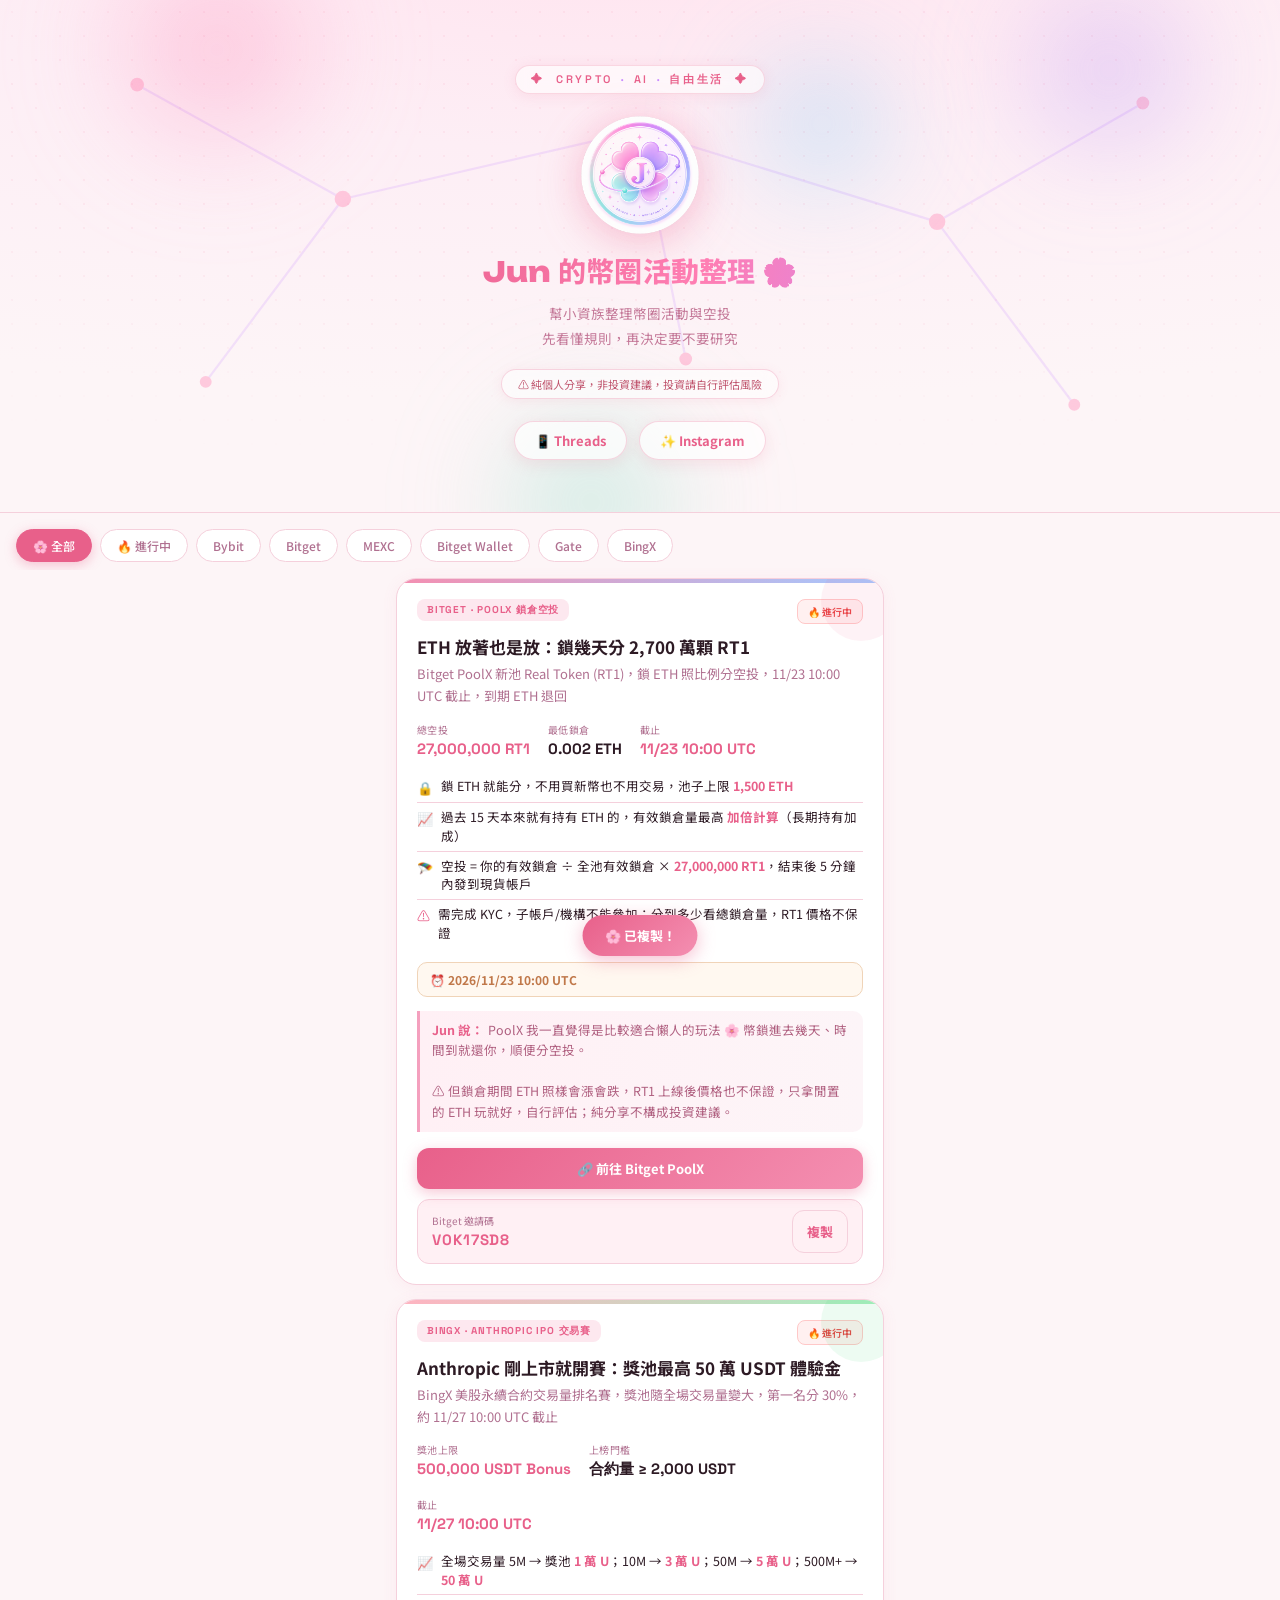
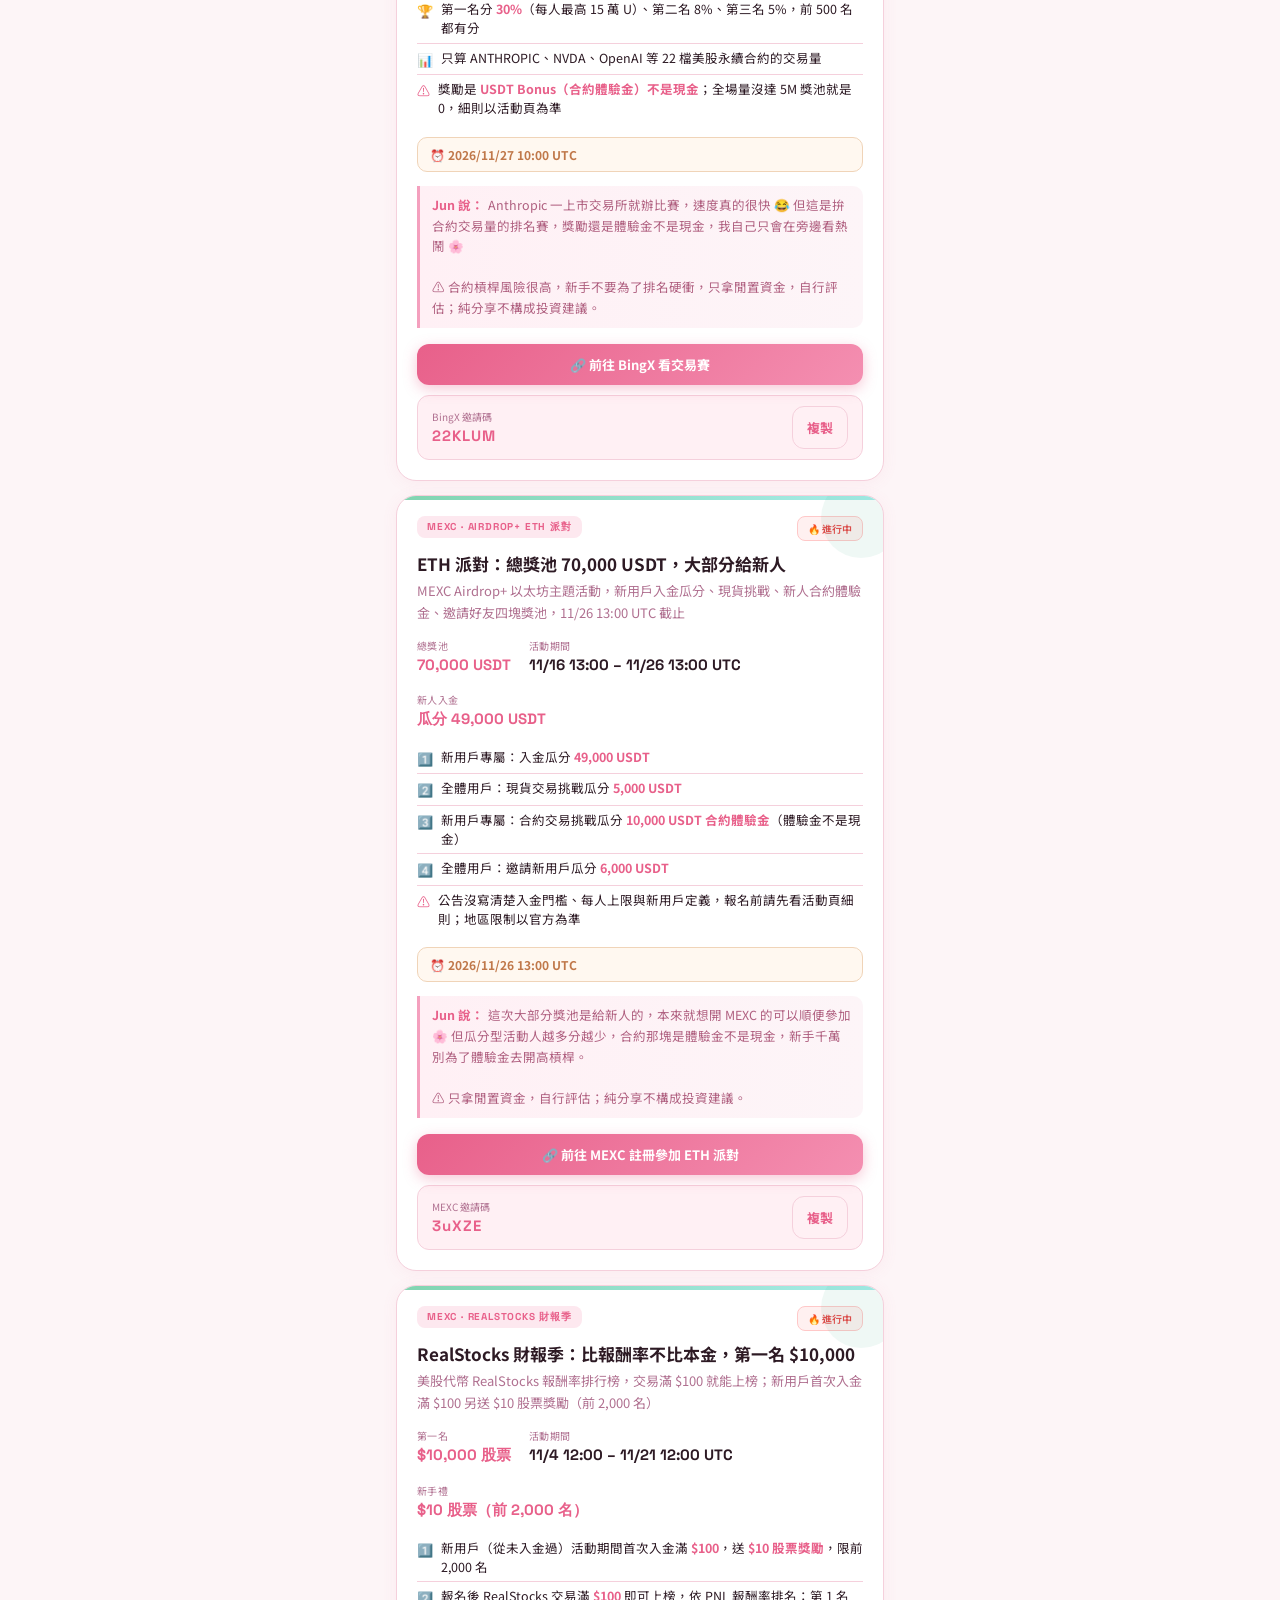
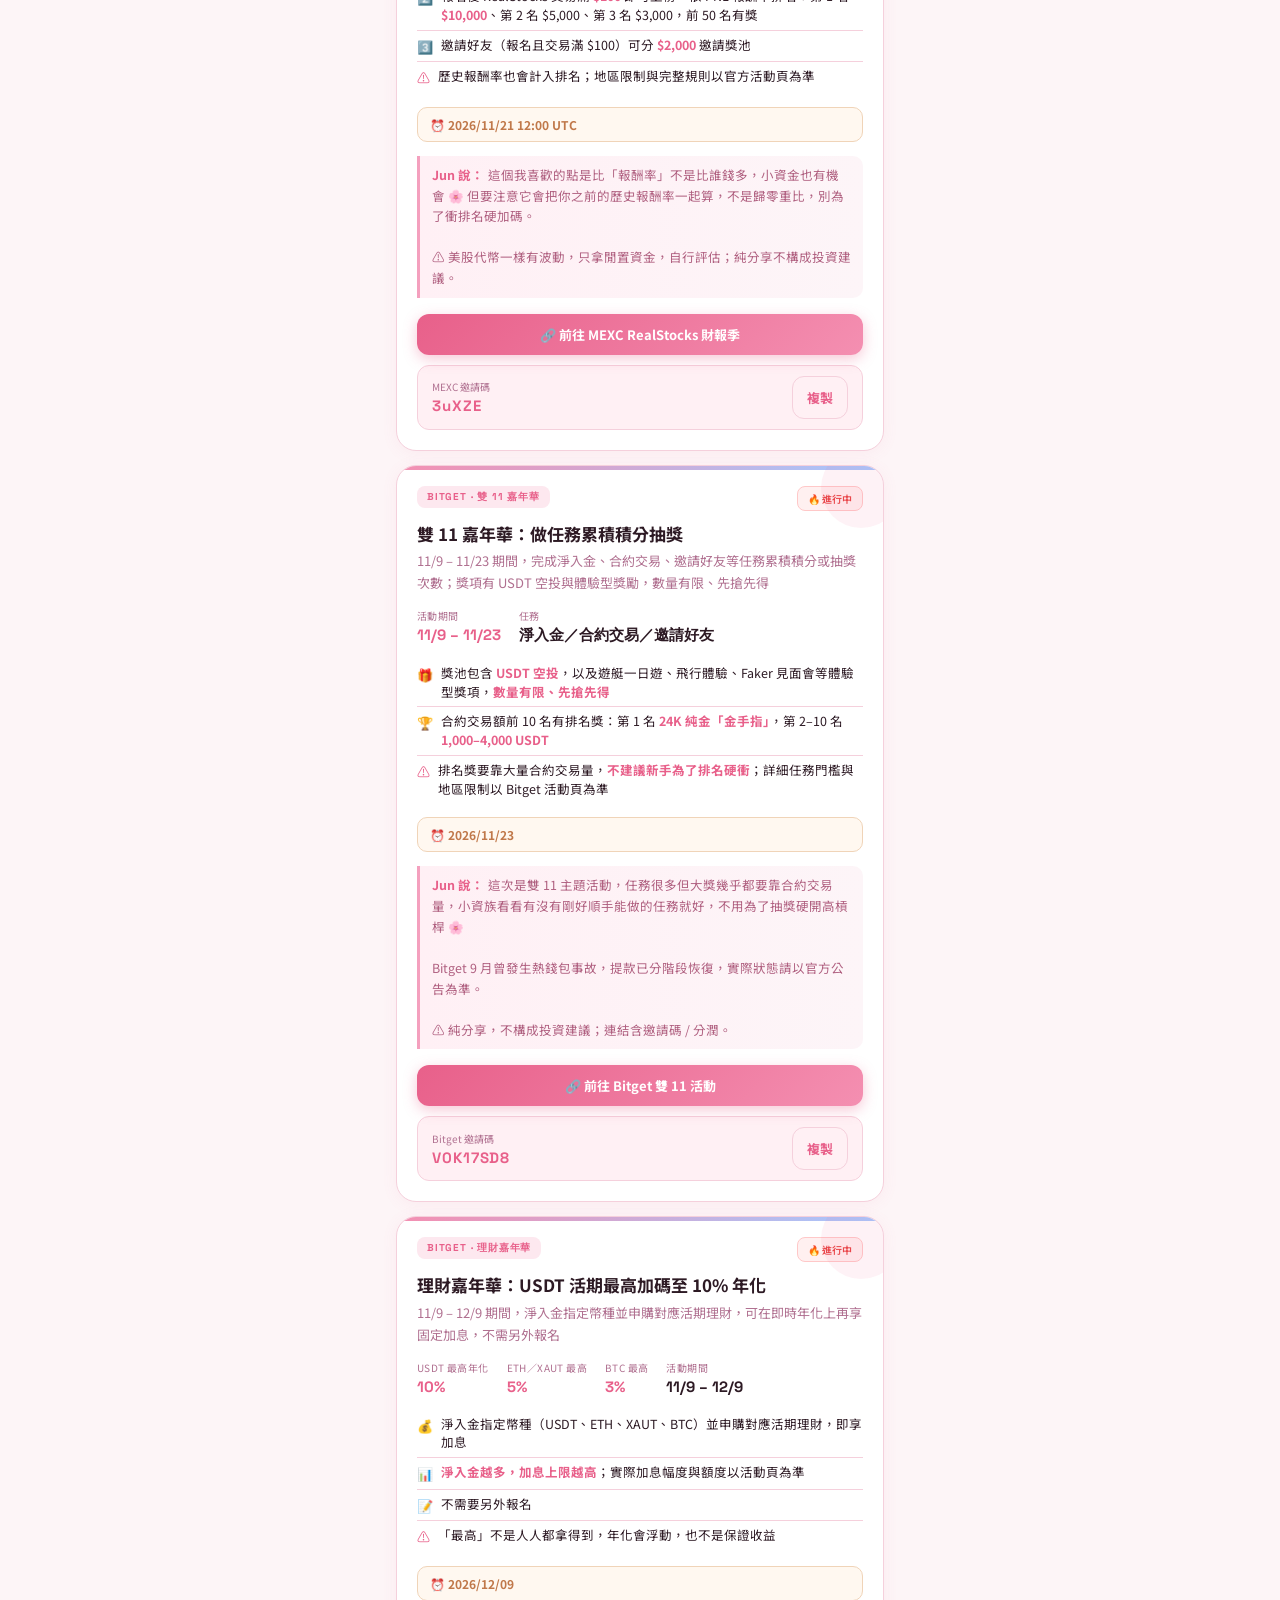
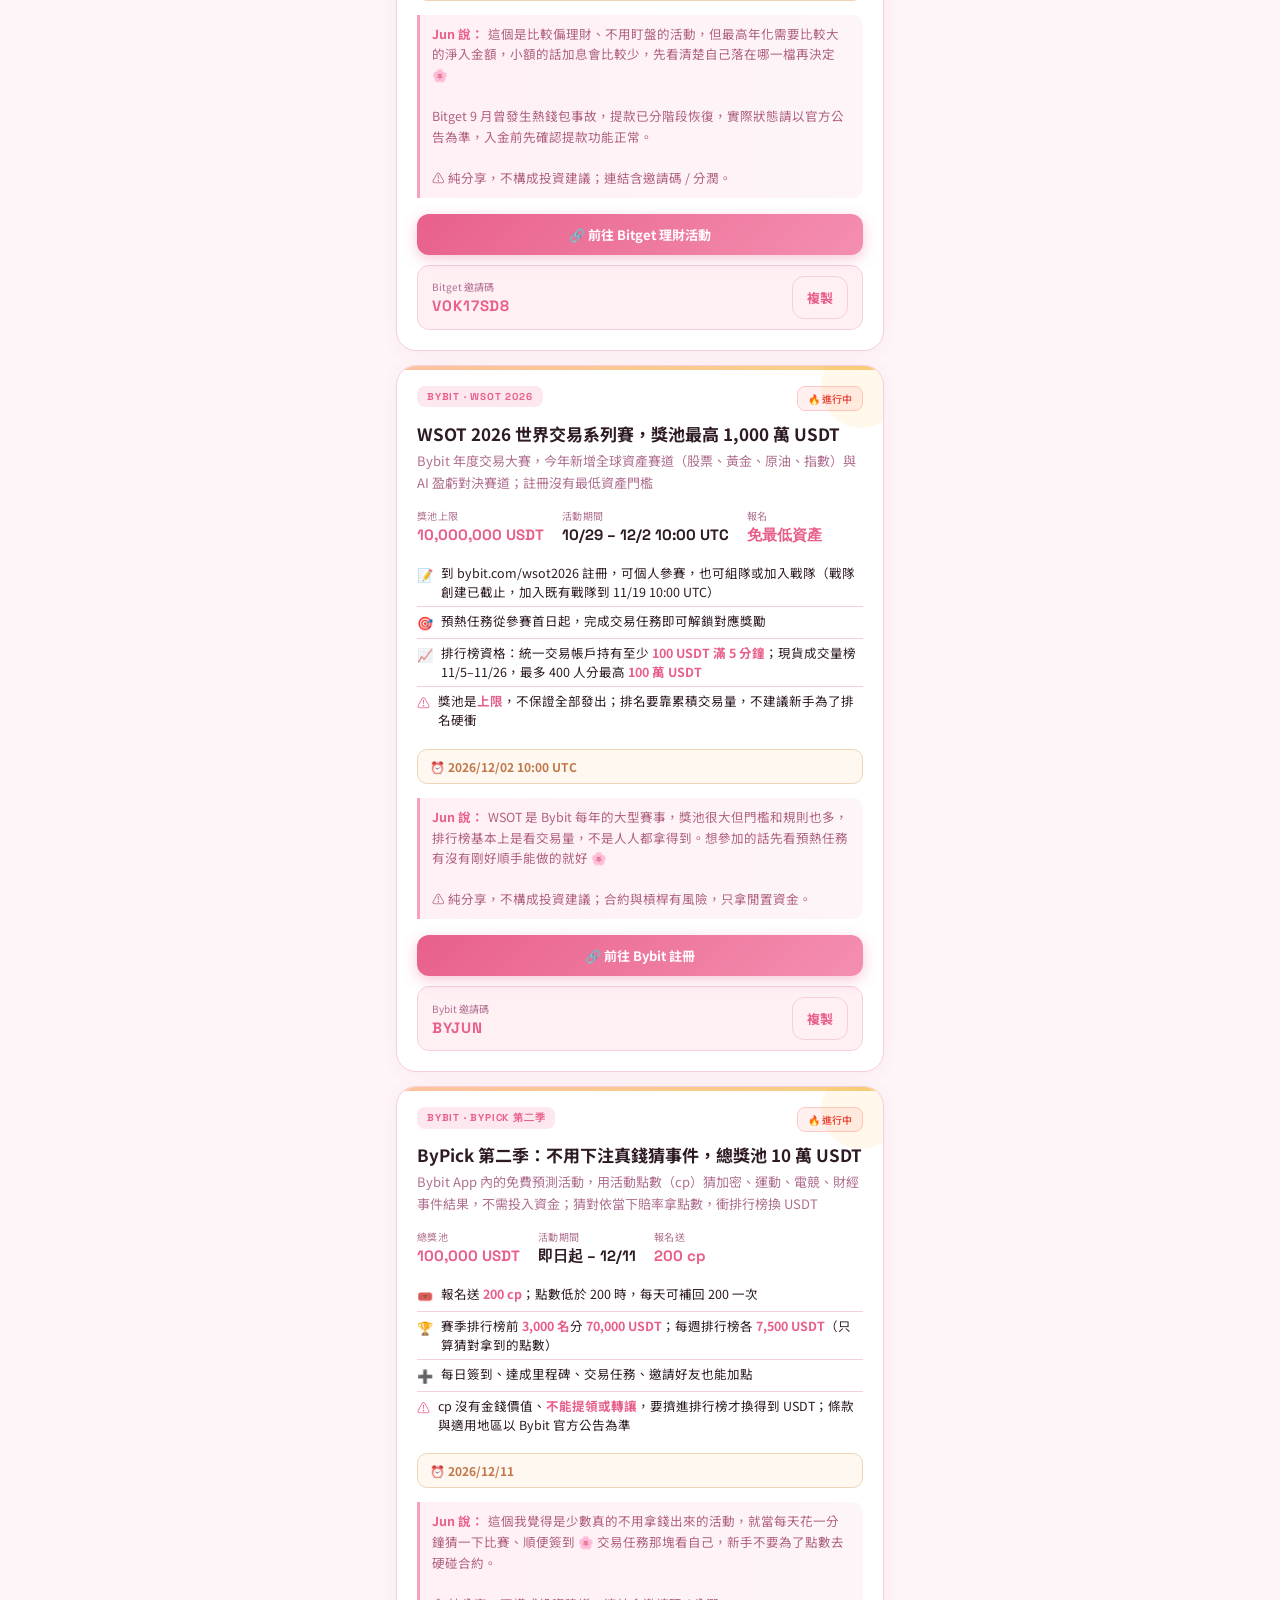
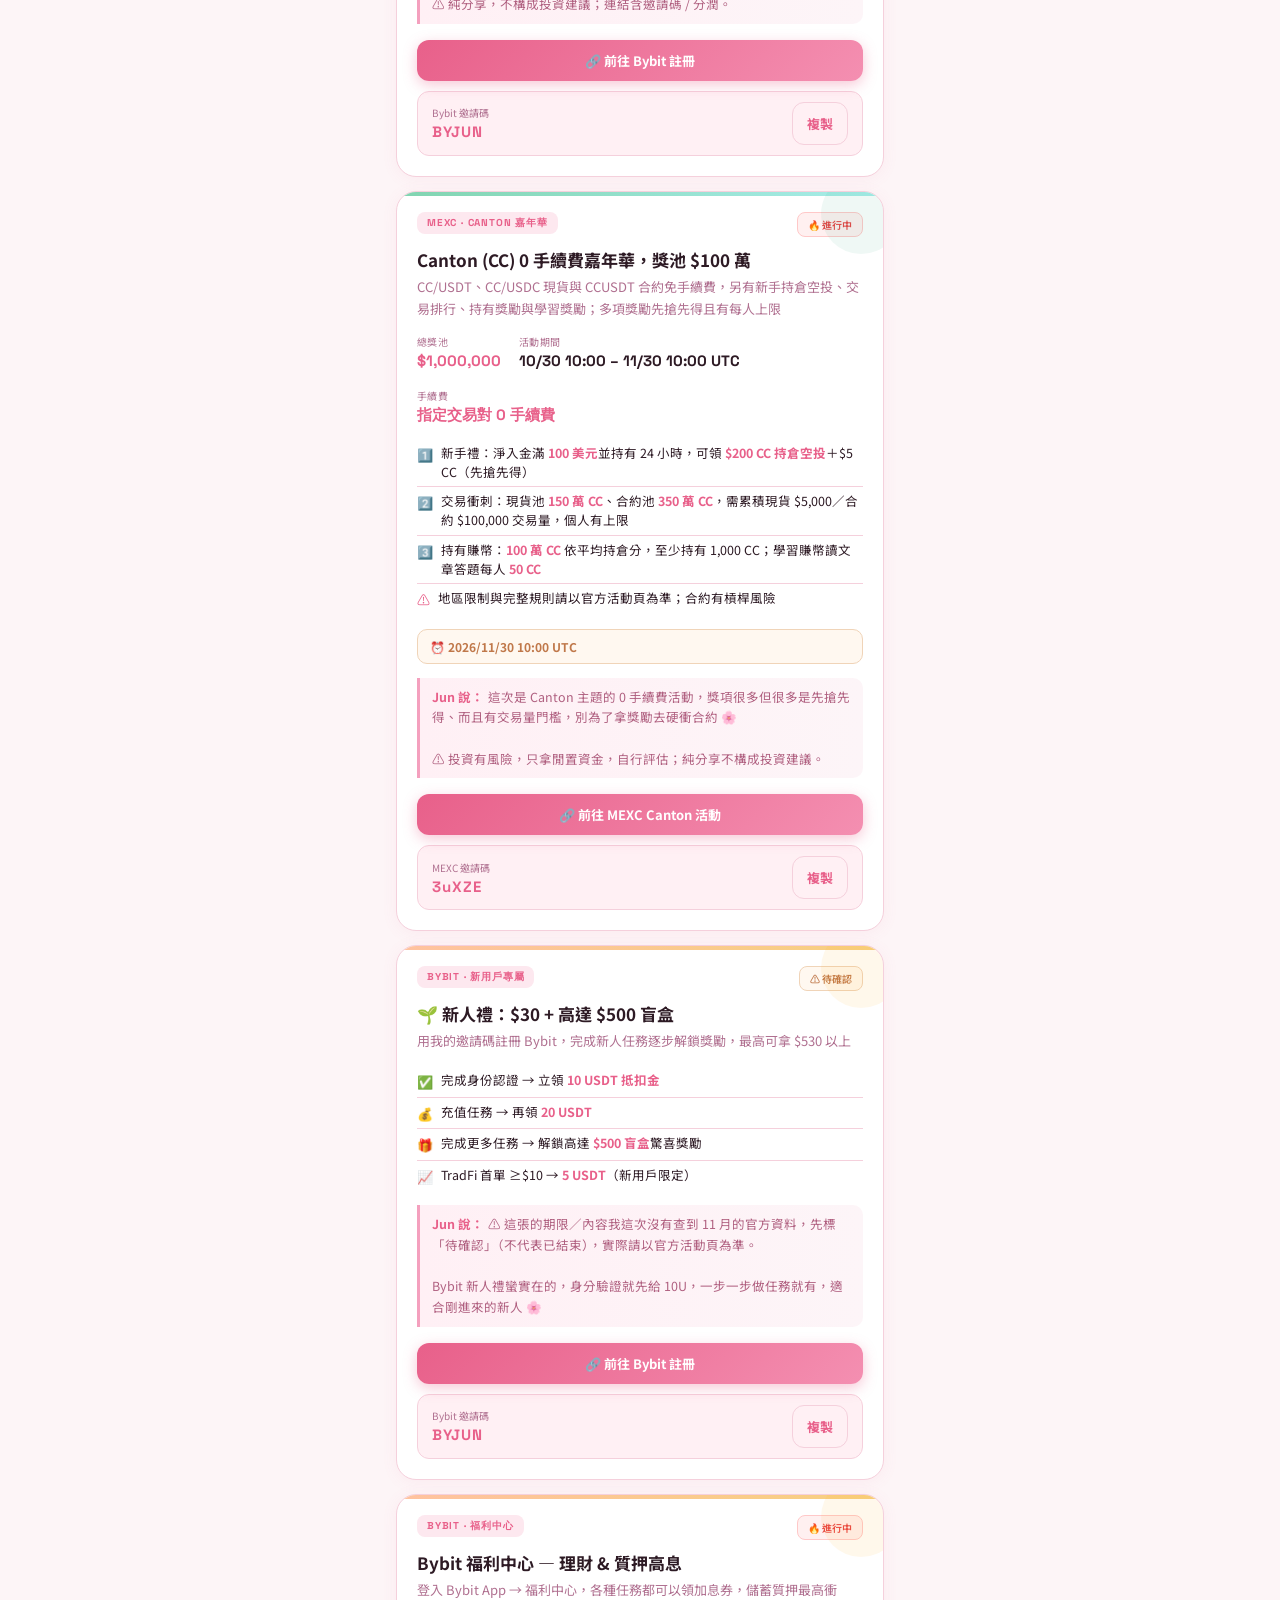
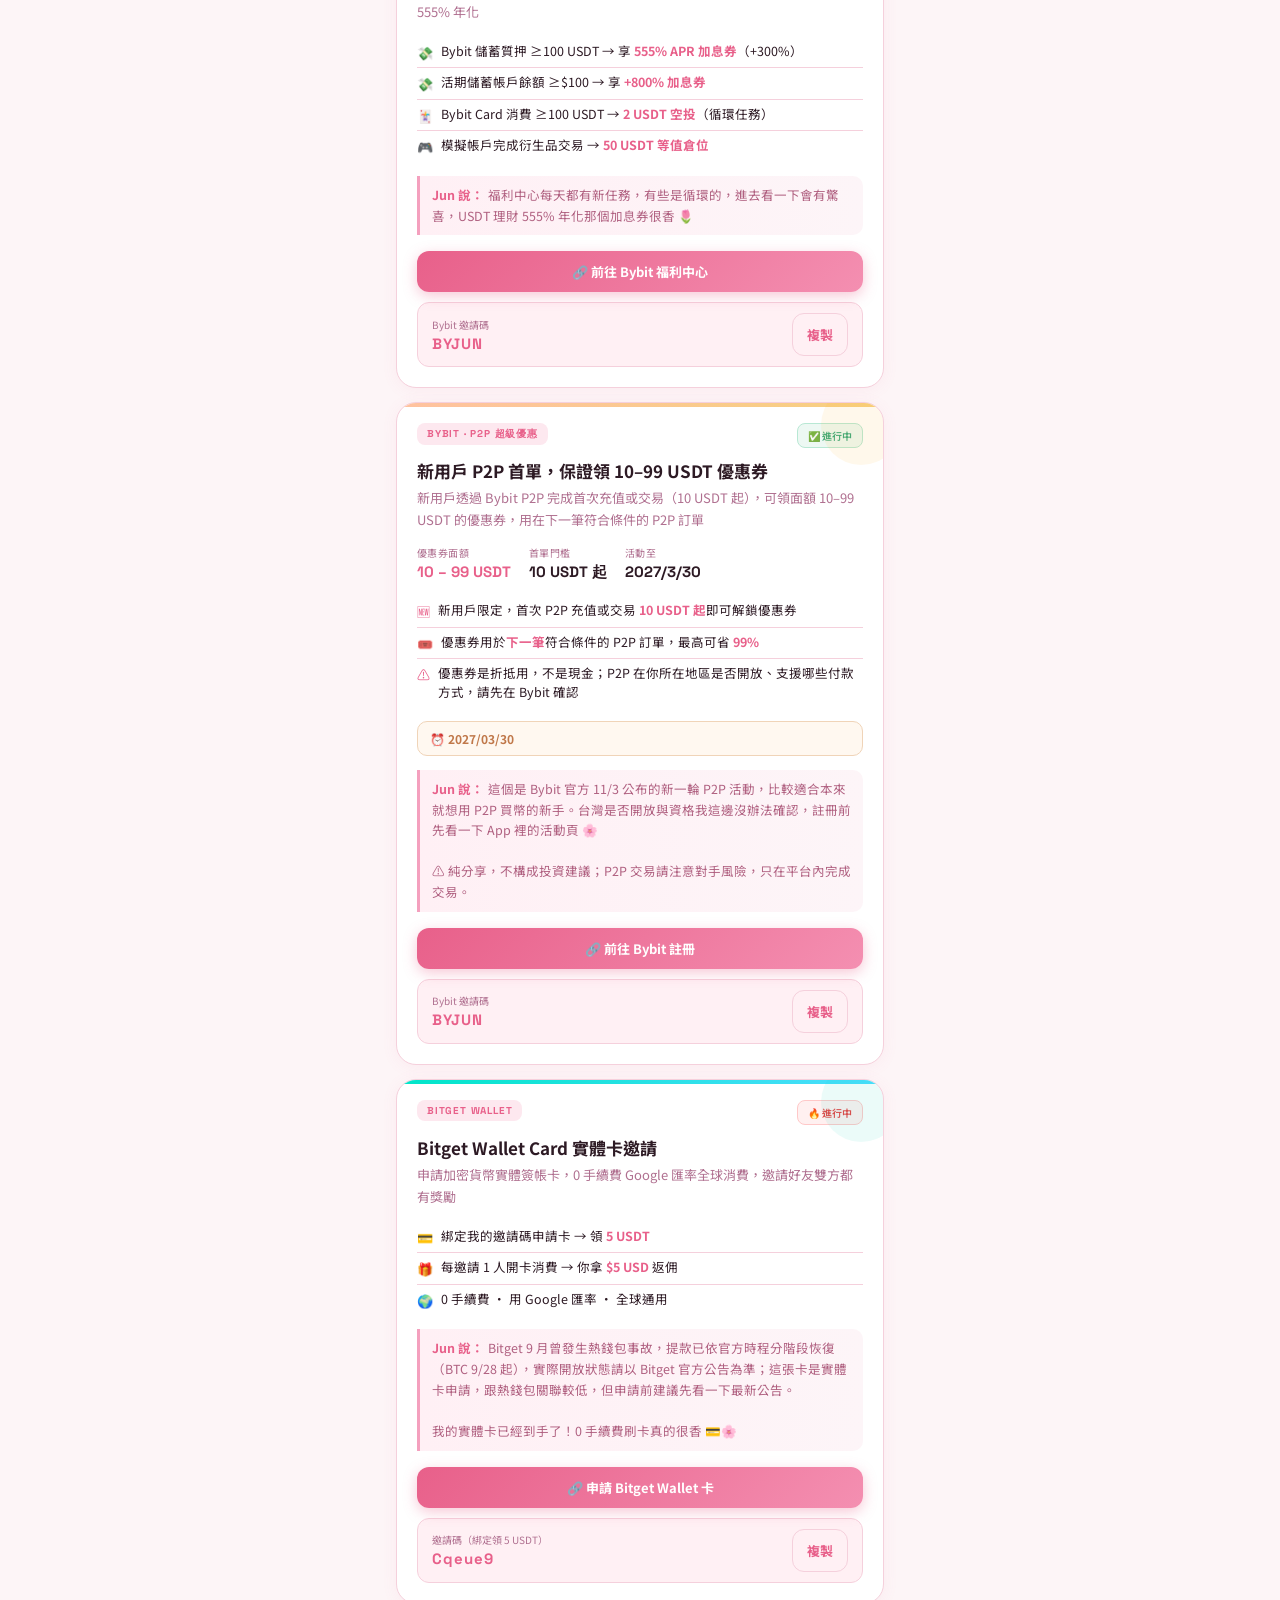
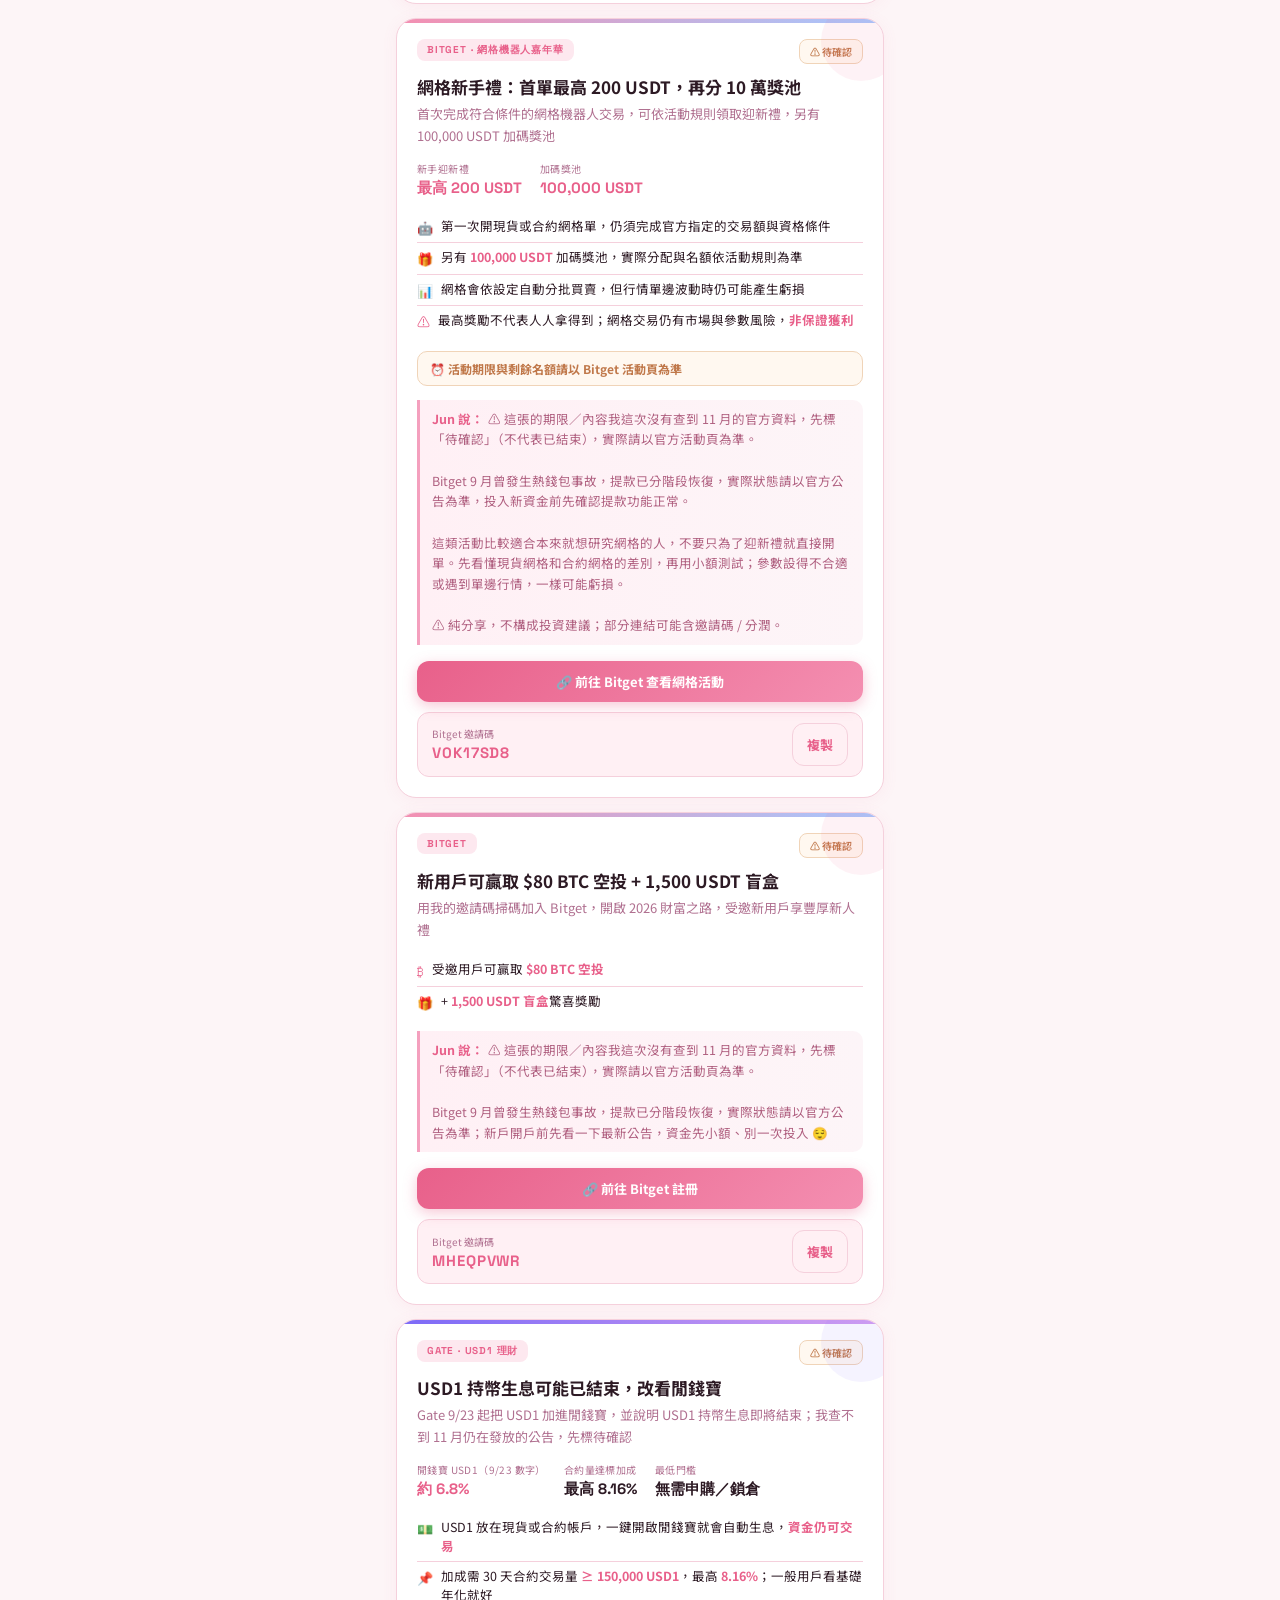
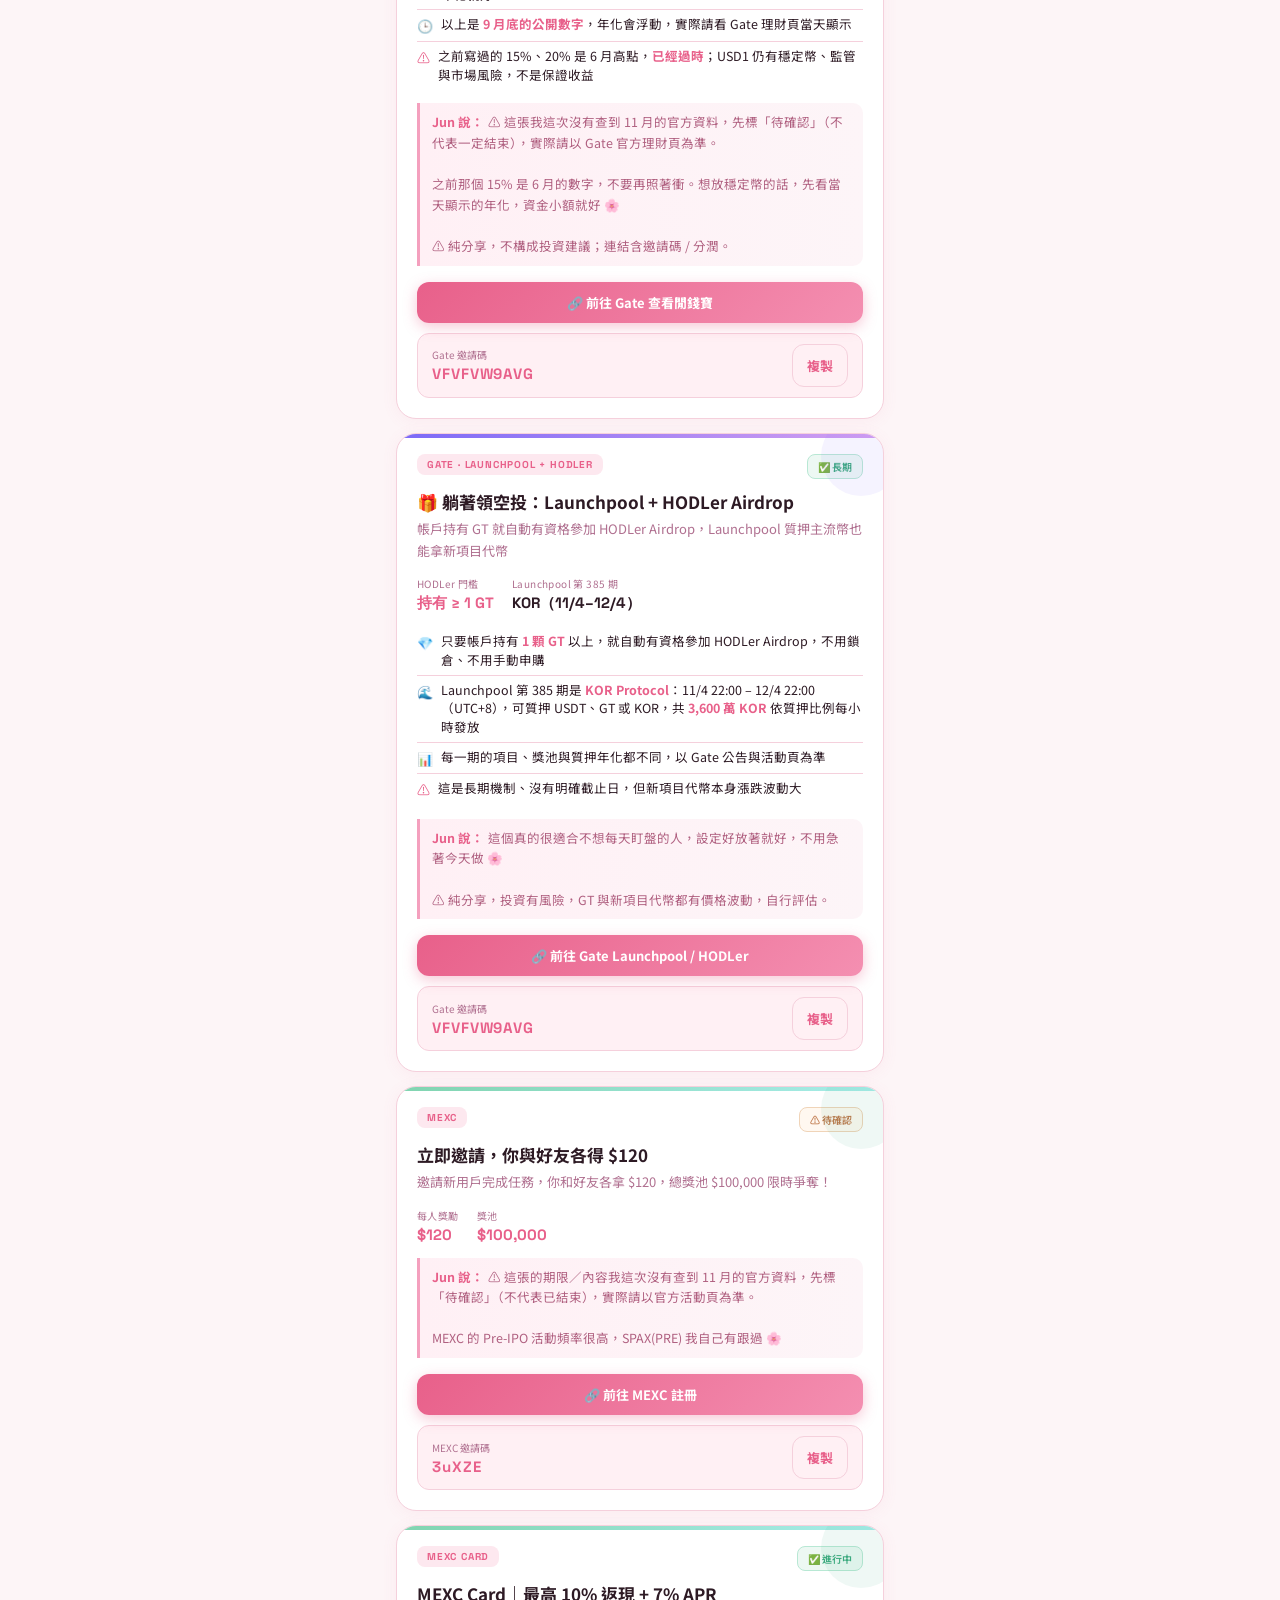
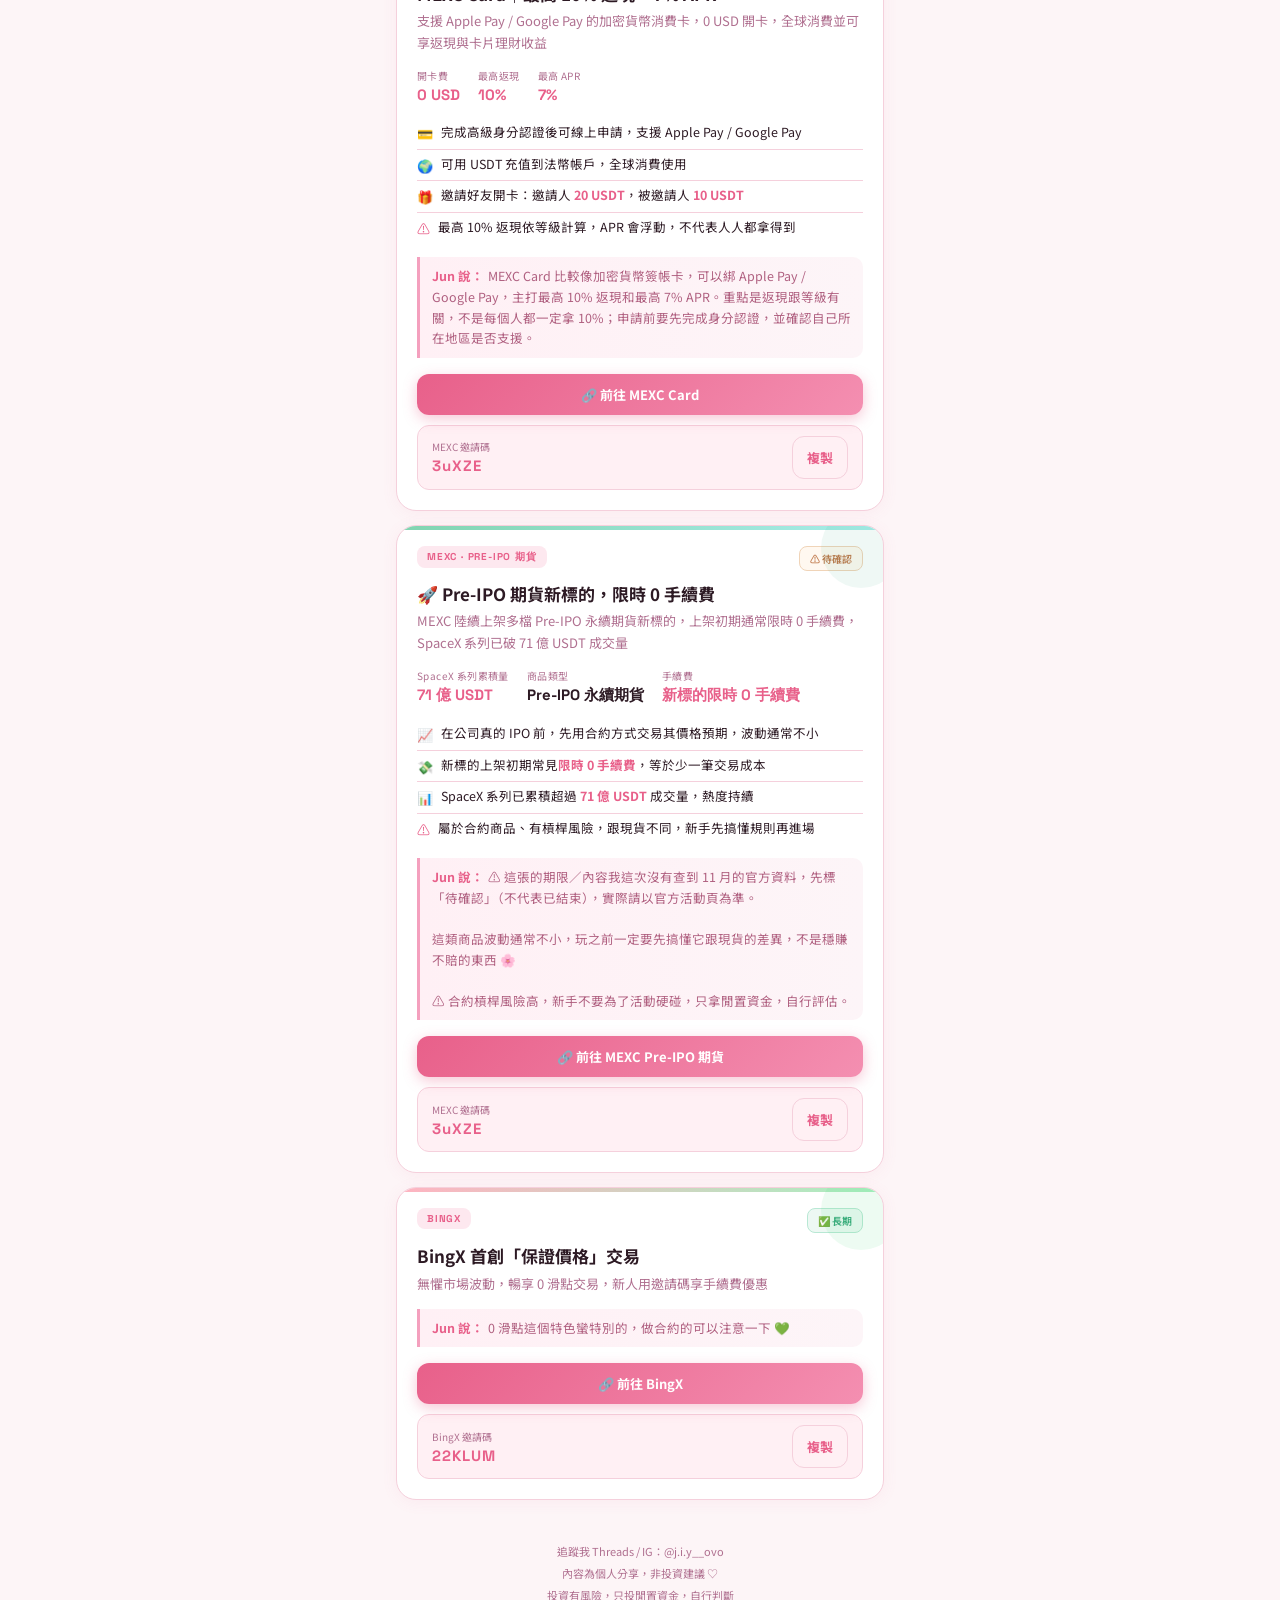
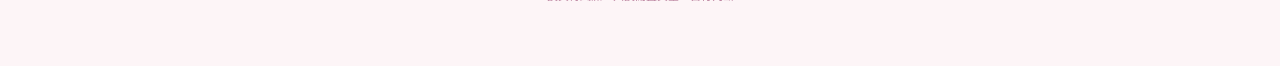
<file: index.html>
<!DOCTYPE html>
<html lang="zh-TW">
<head>
<meta charset="UTF-8">
<meta name="viewport" content="width=device-width, initial-scale=1.0">
<title>Jun 的幣圈活動整理</title>
<meta name="description" content="護理師下班後用 AI 整理的幣圈活動，我玩過的才分享。純個人分享，非投資建議。">
<!-- 分享到 LINE / Threads / IG 時的預覽卡 -->
<meta property="og:title" content="Jun 的幣圈活動整理 🌸">
<meta property="og:description" content="護理師下班後用 AI 整理的幣圈活動，我玩過的才分享。純個人分享，非投資建議。">
<meta property="og:type" content="website">
<link rel="icon" href="favicon.png" type="image/png">
<link rel="manifest" href="manifest.json">
<link rel="apple-touch-icon" href="logo.png">
<meta name="theme-color" content="#ffe0eb">
<link rel="stylesheet" href="styles.css">
<script src="notify-config.js"></script>
<script src="https://cdn.onesignal.com/sdks/web/v16/OneSignalSDK.page.js" defer></script>
</head>
<body>

<header class="header">
  <!-- 背景層：漸層 / 光暈 / 點陣 / 區塊鏈節點 / 噪點 -->
  <div class="hero-bg" aria-hidden="true"></div>
  <div class="hero-blob b1" aria-hidden="true"></div>
  <div class="hero-blob b2" aria-hidden="true"></div>
  <div class="hero-blob b3" aria-hidden="true"></div>
  <div class="hero-blob b4" aria-hidden="true"></div>
  <div class="hero-grid" aria-hidden="true"></div>
  <svg class="hero-net" viewBox="0 0 560 230" preserveAspectRatio="xMidYMid slice" aria-hidden="true">
    <g stroke-linecap="round">
      <line x1="60" y1="40" x2="150" y2="90"/>
      <line x1="150" y1="90" x2="90" y2="170"/>
      <line x1="150" y1="90" x2="280" y2="60"/>
      <line x1="280" y1="60" x2="410" y2="100"/>
      <line x1="410" y1="100" x2="500" y2="48"/>
      <line x1="410" y1="100" x2="470" y2="180"/>
      <line x1="280" y1="60" x2="300" y2="160"/>
    </g>
    <circle class="nd" cx="60"  cy="40"  r="3"   style="animation-delay:0s"/>
    <circle class="nd" cx="150" cy="90"  r="3.6" style="animation-delay:.5s"/>
    <circle class="nd" cx="90"  cy="170" r="2.6" style="animation-delay:1s"/>
    <circle class="nd" cx="280" cy="60"  r="3.4" style="animation-delay:1.4s"/>
    <circle class="nd" cx="410" cy="100" r="3.6" style="animation-delay:.8s"/>
    <circle class="nd" cx="500" cy="48"  r="2.8" style="animation-delay:1.8s"/>
    <circle class="nd" cx="470" cy="180" r="2.6" style="animation-delay:.3s"/>
    <circle class="nd" cx="300" cy="160" r="2.8" style="animation-delay:1.2s"/>
  </svg>
  <div class="hero-grain" aria-hidden="true"></div>

  <!-- 內容 -->
  <div class="hero-inner">
    <div class="hero-kicker">✦&nbsp; CRYPTO <b>·</b> AI <b>·</b> 自由生活 &nbsp;✦</div>
    <div class="avatar-wrap">
      <img class="brand-logo" id="site-emoji" src="logo.png" width="440" height="440" alt="Jun — Crypto · AI · Opportunity logo">
    </div>
    <h1 class="name" id="site-name">Jun 的幣圈活動整理 🌸</h1>
    <p class="tagline" id="site-tagline"></p>
    <div class="disclaimer" id="site-disclaimer"></div>
    <nav class="header-links" id="site-links"></nav>
    <div class="notify-wrap" id="notify-wrap" hidden>
      <button class="notify-btn" id="notify-btn" type="button">🔔 訂閱新活動通知</button>
      <div class="notify-hint" id="notify-hint"></div>
    </div>
  </div>
</header>

<div class="filter-wrap" id="filters"></div>

<div class="cards" id="cards"></div>

<div class="no-results" id="no-results">這個平台目前沒有活動 🌸</div>

<div class="footer" id="site-footer"></div>

<div class="toast" id="toast">🌸 已複製！</div>

<script src="data.js"></script>
<script src="app.js"></script>
<script>
  // 套用網站基本資訊
  const S = window.SITE || {};
  if (S.emoji) document.getElementById("site-emoji").textContent = S.emoji;
  if (S.name) {
    document.getElementById("site-name").textContent = S.name;
    document.title = S.name;
  }
  document.getElementById("site-tagline").innerHTML = S.tagline || "";
  document.getElementById("site-disclaimer").textContent = S.disclaimer || "";
  document.getElementById("site-footer").innerHTML = S.footer || "";

  const linksEl = document.getElementById("site-links");
  linksEl.innerHTML = (S.links || [])
    .filter(l => l && l.url)
    .map(l => `<a class="header-link" href="${esc(l.url)}" target="_blank" rel="noopener">${esc(l.label)}</a>`)
    .join("");

  // 畫卡片 + 篩選
  const cards = document.getElementById("cards");
  const noResults = document.getElementById("no-results");
  const data = window.ACTIVITIES || [];
  renderCards(cards, data);
  buildFilters(document.getElementById("filters"), data, (type) => applyFilter(cards, noResults, type));

  /* ============ 🔔 訂閱新活動通知（OneSignal 推播） ============ */
  (function () {
    const appId = (window.NOTIFY_CONFIG || {}).oneSignalAppId;
    if (!appId) return; // 還沒設定 OneSignal 就不顯示按鈕

    const wrap = document.getElementById("notify-wrap");
    const btn = document.getElementById("notify-btn");
    const hint = document.getElementById("notify-hint");
    wrap.hidden = false;

    // iPhone / iPad 的 Safari 要「加入主畫面」後才能收推播
    const isIOS = /iPad|iPhone|iPod/.test(navigator.userAgent);
    const isStandalone = window.matchMedia("(display-mode: standalone)").matches
      || window.navigator.standalone === true;
    if (isIOS && !isStandalone) {
      btn.disabled = false;
      btn.addEventListener("click", () => {
        hint.textContent = "iPhone 請先用 Safari 按「分享 → 加入主畫面」，再從主畫面打開本頁訂閱 🌸";
      });
      return;
    }
    if (!("Notification" in window) || !("serviceWorker" in navigator)) {
      wrap.hidden = true;
      return;
    }

    // 依目前網址自動算出 service worker 的路徑（支援 GitHub Pages 子目錄）
    const basePath = location.pathname.replace(/[^/]*$/, "");

    window.OneSignalDeferred = window.OneSignalDeferred || [];
    OneSignalDeferred.push(async function (OneSignal) {
      await OneSignal.init({
        appId: appId,
        serviceWorkerParam: { scope: basePath },
        serviceWorkerPath: basePath + "OneSignalSDKWorker.js"
      });

      function refresh() {
        const optedIn = OneSignal.User.PushSubscription.optedIn;
        if (Notification.permission === "denied") {
          btn.textContent = "🔕 通知被瀏覽器封鎖";
          btn.disabled = true;
          hint.textContent = "曾拒絕過通知的話，要到瀏覽器網站設定把通知改回「允許」";
        } else if (optedIn) {
          btn.textContent = "🌸 已訂閱通知 ✓";
          btn.classList.add("subscribed");
          hint.textContent = "有新活動上架會推播提醒你！";
        } else {
          btn.textContent = "🔔 訂閱新活動通知";
          btn.classList.remove("subscribed");
          hint.textContent = "";
        }
      }

      btn.addEventListener("click", async () => {
        try {
          if (OneSignal.User.PushSubscription.optedIn) {
            showToast("你已經訂閱囉！");
            return;
          }
          await OneSignal.Notifications.requestPermission();
          await OneSignal.User.PushSubscription.optIn();
          refresh();
          if (OneSignal.User.PushSubscription.optedIn) showToast("訂閱成功！有新活動會通知你");
        } catch (e) {
          hint.textContent = "訂閱沒有成功，重新整理再試一次看看";
        }
      });

      OneSignal.User.PushSubscription.addEventListener("change", refresh);
      refresh();
    });
  })();
</script>
</body>
</html>
</file>
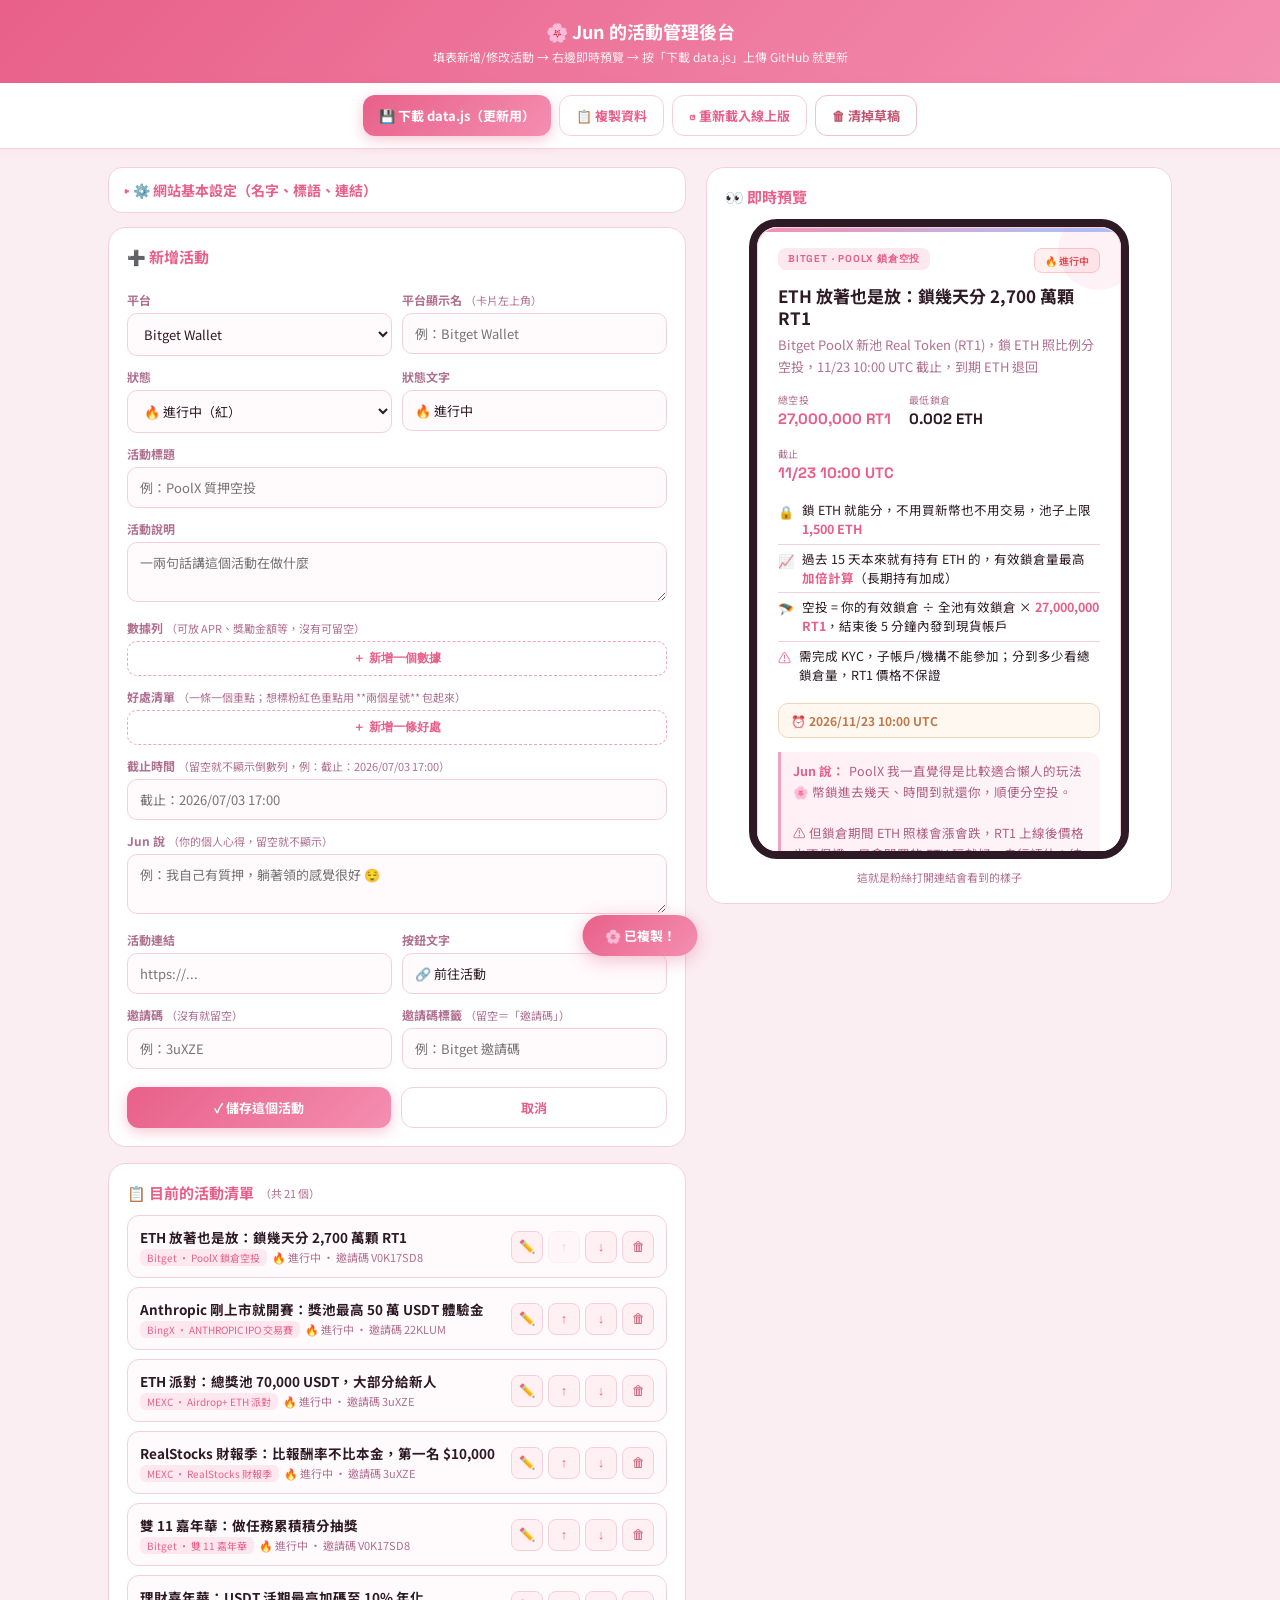
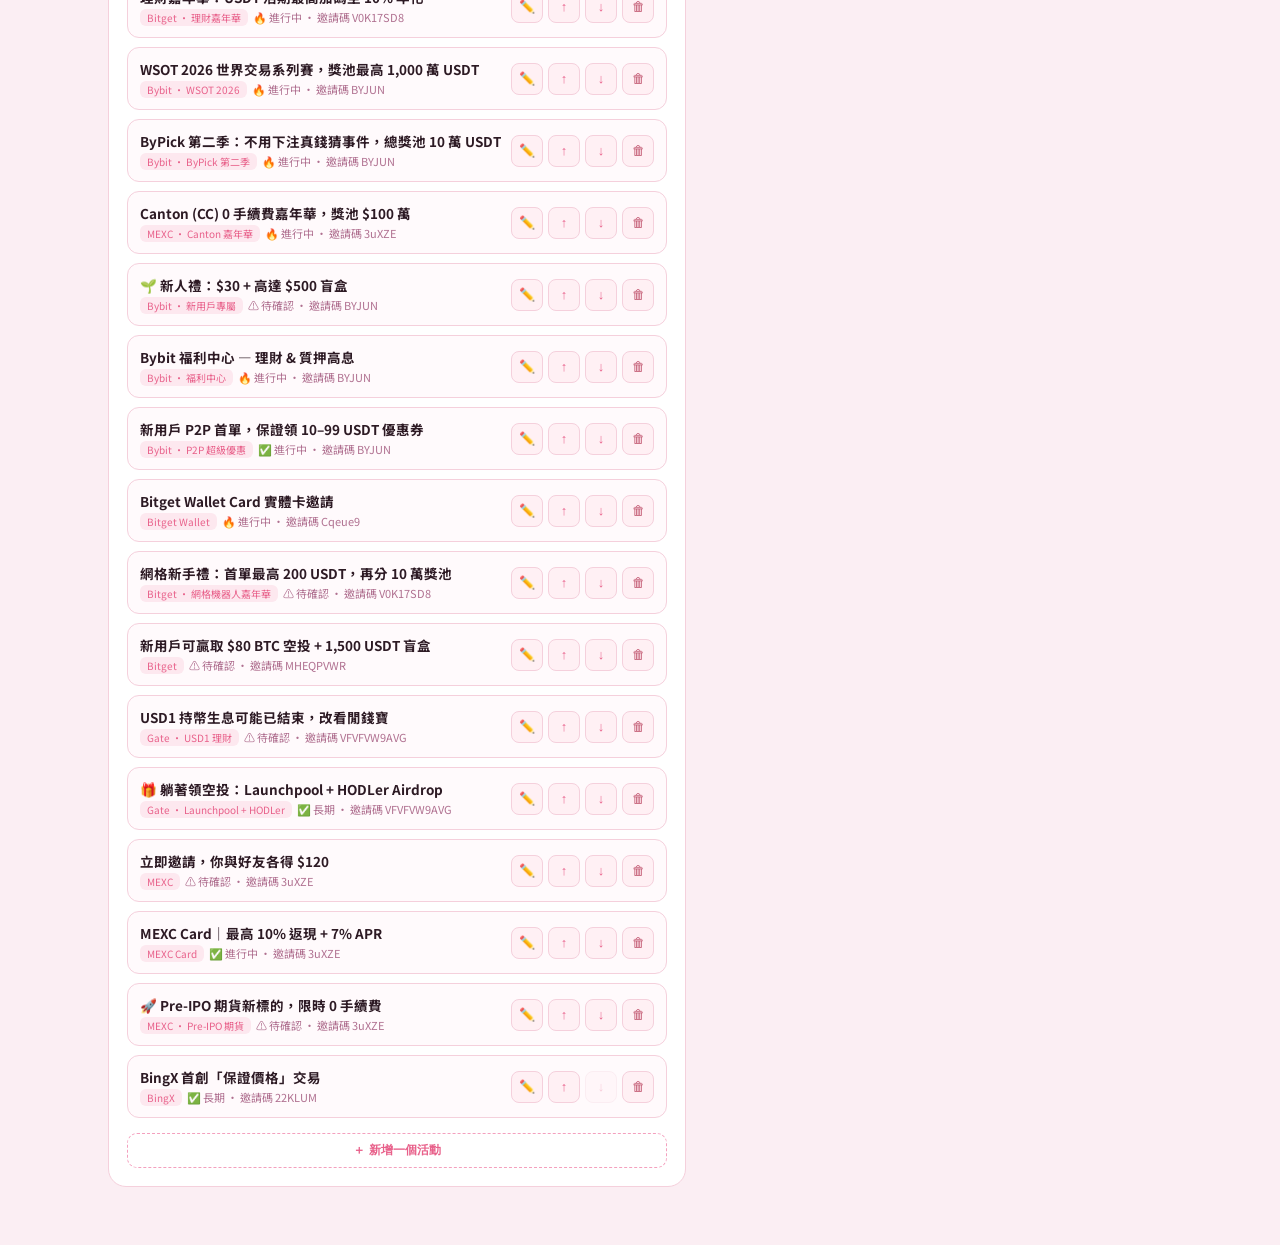
<file: admin.html>
<!DOCTYPE html>
<html lang="zh-TW">
<head>
<meta charset="UTF-8">
<meta name="viewport" content="width=device-width, initial-scale=1.0">
<title>Jun 後台 — 活動管理</title>
<link rel="icon" href="favicon.png" type="image/png">
<link rel="stylesheet" href="styles.css">
<style>
  body { padding-bottom: 40px; background: #fbeef3; }
  .admin-top {
    background: linear-gradient(135deg, #e8608a, #f48fb1);
    color: #fff; padding: 18px 20px; text-align: center;
  }
  .admin-top h1 { font-size: 18px; margin-bottom: 4px; }
  .admin-top p { font-size: 12px; opacity: 0.92; }

  .toolbar {
    position: sticky; top: 0; z-index: 50;
    display: flex; gap: 8px; flex-wrap: wrap; justify-content: center;
    padding: 12px; background: #fff; border-bottom: 1.5px solid var(--border);
    box-shadow: 0 2px 10px rgba(232,96,138,0.08);
  }
  .tbtn {
    border: none; border-radius: 12px; padding: 10px 16px;
    font-size: 13px; font-weight: 700; font-family: inherit; cursor: pointer;
    transition: transform .1s, opacity .2s;
  }
  .tbtn:active { transform: scale(.96); }
  .tbtn.main { background: linear-gradient(135deg,#e8608a,#f48fb1); color:#fff; box-shadow:0 4px 14px rgba(232,96,138,.35); }
  .tbtn.ghost { background: #fff; color: var(--accent); border: 1.5px solid var(--border); }
  .tbtn.warn { background: #fff; color: #c0556e; border: 1.5px solid #f0c0cc; }

  .wrap { max-width: 1100px; margin: 0 auto; padding: 18px; }
  .grid { display: grid; grid-template-columns: 1fr 1fr; gap: 20px; }
  @media (max-width: 860px){ .grid { grid-template-columns: 1fr; } }

  .panel { background:#fff; border:1.5px solid var(--border); border-radius:18px; padding:18px; }
  .panel h2 { font-size:15px; color:var(--accent); margin-bottom:12px; display:flex; align-items:center; gap:6px; }

  details.section { border:1.5px solid var(--border); border-radius:14px; margin-bottom:14px; background:#fff; }
  details.section > summary { cursor:pointer; padding:12px 14px; font-weight:700; color:var(--accent); font-size:14px; list-style:none; }
  details.section > summary::-webkit-details-marker { display:none; }
  details.section > summary::before { content:"▸ "; }
  details.section[open] > summary::before { content:"▾ "; }
  details.section .body { padding: 0 14px 14px; }

  label.f { display:block; font-size:12px; font-weight:700; color:var(--muted); margin:12px 0 5px; }
  .hint { font-size:11px; color:var(--muted); font-weight:400; }
  input.t, select.t, textarea.t {
    width:100%; padding:10px 12px; border:1.5px solid var(--border); border-radius:10px;
    font-size:13px; font-family:inherit; color:var(--text); background:#fffafc;
  }
  input.t:focus, select.t:focus, textarea.t:focus { outline:none; border-color:var(--accent-soft); }
  textarea.t { resize:vertical; min-height:54px; }
  .row2 { display:flex; gap:10px; }
  .row2 > div { flex:1; }

  .stat-row, .link-row { display:flex; gap:8px; align-items:center; margin-bottom:8px; }
  .stat-row input { flex:1; }
  .mini-x { border:none; background:#fde8ef; color:var(--accent); border-radius:8px; width:34px; height:36px; cursor:pointer; font-weight:700; flex-shrink:0; }
  .add-mini { border:1.5px dashed var(--accent-soft); background:#fff; color:var(--accent); border-radius:10px; padding:8px; width:100%; cursor:pointer; font-weight:700; font-size:12px; }

  .form-actions { display:flex; gap:10px; margin-top:18px; }
  .form-actions .tbtn { flex:1; }

  /* 活動清單 */
  .list-item {
    display:flex; align-items:center; gap:10px; padding:11px 12px; margin-bottom:9px;
    border:1.5px solid var(--border); border-radius:12px; background:#fffafc;
  }
  .li-main { flex:1; min-width:0; }
  .li-title { font-size:13.5px; font-weight:700; color:var(--text); white-space:nowrap; overflow:hidden; text-overflow:ellipsis; }
  .li-sub { font-size:11px; color:var(--muted); margin-top:2px; }
  .li-tag { display:inline-block; font-size:10px; padding:1px 7px; border-radius:6px; background:var(--accent-pale); color:var(--accent); margin-right:5px; }
  .li-btns { display:flex; gap:5px; flex-shrink:0; }
  .li-btns button { border:none; background:#fff0f4; color:var(--accent); border:1px solid var(--border); border-radius:8px; width:32px; height:32px; cursor:pointer; font-size:13px; }
  .li-btns button.del { color:#c0556e; }
  .li-btns button:disabled { opacity:.3; cursor:default; }

  /* 預覽手機框 */
  .preview-frame {
    border:8px solid #2d1a24; border-radius:28px; overflow:hidden; max-width:380px; margin:0 auto;
    height:640px; background:var(--bg); position:relative;
  }
  .preview-scroll { height:100%; overflow-y:auto; }
  .preview-note { text-align:center; font-size:11px; color:var(--muted); margin-top:10px; }

  .editing-banner { background:#fff8f0; border:1px solid #f0d4b8; color:#c0784a; font-size:12px; padding:8px 12px; border-radius:10px; margin-bottom:12px; display:none; }
  .editing-banner.show { display:block; }
</style>
</head>
<body>

<div class="admin-top">
  <h1>🌸 Jun 的活動管理後台</h1>
  <p>填表新增/修改活動 → 右邊即時預覽 → 按「下載 data.js」上傳 GitHub 就更新</p>
</div>

<div class="toolbar">
  <button class="tbtn main" id="btn-download">💾 下載 data.js（更新用）</button>
  <button class="tbtn ghost" id="btn-copy">📋 複製資料</button>
  <button class="tbtn ghost" id="btn-reload">↺ 重新載入線上版</button>
  <button class="tbtn warn" id="btn-clear">🗑 清掉草稿</button>
</div>

<div class="wrap">
  <div class="grid">

    <!-- 左：編輯區 -->
    <div>
      <!-- 網站基本設定 -->
      <details class="section">
        <summary>⚙️ 網站基本設定（名字、標語、連結）</summary>
        <div class="body">
          <label class="f">頭像 emoji <span class="hint">（留空＝用專屬 logo；填了 emoji 會蓋掉 logo）</span></label>
          <input class="t" id="s-emoji" maxlength="4" placeholder="留空＝用 logo">
          <label class="f">標題名稱</label>
          <input class="t" id="s-name">
          <label class="f">標語 <span class="hint">（換行用 &lt;br&gt;）</span></label>
          <textarea class="t" id="s-tagline"></textarea>
          <label class="f">免責聲明</label>
          <input class="t" id="s-disclaimer">
          <label class="f">頁尾文字 <span class="hint">（換行用 &lt;br&gt;）</span></label>
          <textarea class="t" id="s-footer"></textarea>
          <label class="f">上方導流連結 <span class="hint">（沒填網址的會自動隱藏）</span></label>
          <div id="links-box"></div>
          <button class="add-mini" id="add-link">＋ 新增一個連結</button>
        </div>
      </details>

      <!-- 活動編輯表單 -->
      <div class="panel" style="margin-bottom:16px;">
        <h2 id="form-title">➕ 新增活動</h2>
        <div class="editing-banner" id="edit-banner"></div>

        <div class="row2">
          <div>
            <label class="f">平台</label>
            <select class="t" id="f-platform">
              <option value="bitget-wallet">Bitget Wallet</option>
              <option value="bitget">Bitget</option>
              <option value="gate">Gate</option>
              <option value="bybit">Bybit</option>
              <option value="mexc">MEXC</option>
              <option value="bingx">BingX</option>
              <option value="general">其他</option>
            </select>
          </div>
          <div>
            <label class="f">平台顯示名 <span class="hint">（卡片左上角）</span></label>
            <input class="t" id="f-platformLabel" placeholder="例：Bitget Wallet">
          </div>
        </div>

        <div class="row2">
          <div>
            <label class="f">狀態</label>
            <select class="t" id="f-status">
              <option value="hot">🔥 進行中（紅）</option>
              <option value="ongoing">✅ 長期/合作中（綠）</option>
              <option value="soon">⏳ 即將開始（橘）</option>
              <option value="ended">⚪ 已結束（灰）</option>
            </select>
          </div>
          <div>
            <label class="f">狀態文字</label>
            <input class="t" id="f-statusLabel" placeholder="例：🔥 進行中">
          </div>
        </div>

        <label class="f">活動標題</label>
        <input class="t" id="f-title" placeholder="例：PoolX 質押空投">

        <label class="f">活動說明</label>
        <textarea class="t" id="f-desc" placeholder="一兩句話講這個活動在做什麼"></textarea>

        <label class="f">數據列 <span class="hint">（可放 APR、獎勵金額等，沒有可留空）</span></label>
        <div id="stats-box"></div>
        <button class="add-mini" id="add-stat">＋ 新增一個數據</button>

        <label class="f">好處清單 <span class="hint">（一條一個重點；想標粉紅色重點用 **兩個星號** 包起來）</span></label>
        <div id="benefits-box"></div>
        <button class="add-mini" id="add-benefit">＋ 新增一條好處</button>

        <label class="f">截止時間 <span class="hint">（留空就不顯示倒數列，例：截止：2026/07/03 17:00）</span></label>
        <input class="t" id="f-deadline" placeholder="截止：2026/07/03 17:00">

        <label class="f">Jun 說 <span class="hint">（你的個人心得，留空就不顯示）</span></label>
        <textarea class="t" id="f-junNote" placeholder="例：我自己有質押，躺著領的感覺很好 😌"></textarea>

        <div class="row2">
          <div>
            <label class="f">活動連結</label>
            <input class="t" id="f-link" placeholder="https://...">
          </div>
          <div>
            <label class="f">按鈕文字</label>
            <input class="t" id="f-linkLabel" placeholder="例：🔗 前往 Bitget">
          </div>
        </div>

        <div class="row2">
          <div>
            <label class="f">邀請碼 <span class="hint">（沒有就留空）</span></label>
            <input class="t" id="f-code" placeholder="例：3uXZE">
          </div>
          <div>
            <label class="f">邀請碼標籤 <span class="hint">（留空＝「邀請碼」）</span></label>
            <input class="t" id="f-codeLabel" placeholder="例：Bitget 邀請碼">
          </div>
        </div>

        <div class="form-actions">
          <button class="tbtn main" id="btn-save">✓ 儲存這個活動</button>
          <button class="tbtn ghost" id="btn-cancel">取消</button>
        </div>
      </div>

      <!-- 活動清單 -->
      <div class="panel">
        <h2>📋 目前的活動清單 <span class="hint" id="count"></span></h2>
        <div id="list"></div>
        <button class="add-mini" id="btn-new" style="margin-top:6px;">＋ 新增一個活動</button>
      </div>
    </div>

    <!-- 右：即時預覽 -->
    <div>
      <div class="panel" style="position:sticky; top:74px;">
        <h2>👀 即時預覽</h2>
        <div class="preview-frame">
          <div class="preview-scroll" id="preview"></div>
        </div>
        <div class="preview-note">這就是粉絲打開連結會看到的樣子</div>
      </div>
    </div>

  </div>
</div>

<div class="toast" id="toast">🌸 已複製！</div>

<script src="data.js"></script>
<script src="app.js"></script>
<script>
/* ====== 草稿狀態：優先讀 localStorage，沒有才讀 data.js ====== */
const DRAFT_KEY = "junHubDraft";
let state = loadState();
let editIndex = -1; // -1 = 新增中

function defaultState() {
  return {
    site: JSON.parse(JSON.stringify(window.SITE || {})),
    activities: JSON.parse(JSON.stringify(window.ACTIVITIES || []))
  };
}
function loadState() {
  try {
    const raw = localStorage.getItem(DRAFT_KEY);
    if (raw) return JSON.parse(raw);
  } catch (e) {}
  return defaultState();
}
function saveDraft() {
  try { localStorage.setItem(DRAFT_KEY, JSON.stringify(state)); } catch (e) {}
}

/* ====== 狀態文字預設 ====== */
const STATUS_DEFAULT = { hot:"🔥 進行中", ongoing:"✅ 合作中", soon:"⏳ 即將開始", ended:"⚪ 已結束" };

/* ====== 網站設定表單 ====== */
const $ = id => document.getElementById(id);
function fillSiteForm() {
  const s = state.site || {};
  $("s-emoji").value = s.emoji || "";
  $("s-name").value = s.name || "";
  $("s-tagline").value = s.tagline || "";
  $("s-disclaimer").value = s.disclaimer || "";
  $("s-footer").value = s.footer || "";
  renderLinks();
}
function renderLinks() {
  const box = $("links-box");
  const links = (state.site.links || []);
  box.innerHTML = links.map((l, i) => `
    <div class="link-row">
      <input class="t" data-link-label="${i}" placeholder="名稱" value="${(l.label||'').replace(/"/g,'&quot;')}" style="flex:0 0 110px;">
      <input class="t" data-link-url="${i}" placeholder="網址(留空=隱藏)" value="${(l.url||'').replace(/"/g,'&quot;')}">
      <button class="mini-x" data-link-del="${i}">✕</button>
    </div>`).join("");
}
function readSiteForm() {
  state.site.emoji = $("s-emoji").value.trim();
  state.site.name = $("s-name").value.trim();
  state.site.tagline = $("s-tagline").value;
  state.site.disclaimer = $("s-disclaimer").value;
  state.site.footer = $("s-footer").value;
}

/* ====== 數據列 / 連結 動態欄位 ====== */
function renderStatsInputs(stats) {
  const box = $("stats-box");
  box.innerHTML = (stats || []).map((s, i) => `
    <div class="stat-row">
      <input class="t" data-stat-label="${i}" placeholder="名稱(如 APR)" value="${(s.label||'').replace(/"/g,'&quot;')}">
      <input class="t" data-stat-value="${i}" placeholder="數值(如 72%)" value="${(s.value||'').replace(/"/g,'&quot;')}">
      <select class="t" data-stat-color="${i}" style="flex:0 0 92px;">
        <option value="" ${!s.color?'selected':''}>一般</option>
        <option value="highlight" ${s.color==='highlight'?'selected':''}>粉紅</option>
        <option value="green" ${s.color==='green'?'selected':''}>綠色</option>
      </select>
      <button class="mini-x" data-stat-del="${i}">✕</button>
    </div>`).join("");
}
let formStats = [];
function readStatsInputs() {
  const out = [];
  document.querySelectorAll("[data-stat-label]").forEach(inp => {
    const i = inp.getAttribute("data-stat-label");
    const label = inp.value;
    const value = document.querySelector(`[data-stat-value="${i}"]`).value;
    const color = document.querySelector(`[data-stat-color="${i}"]`).value;
    if (label || value) out.push({ label, value, color });
  });
  return out;
}

/* 好處清單動態欄位 */
function renderBenefitsInputs(benefits) {
  const box = $("benefits-box");
  box.innerHTML = (benefits || []).map((b, i) => `
    <div class="stat-row">
      <input class="t" data-ben-icon="${i}" placeholder="圖示" value="${(b.icon||'').replace(/"/g,'&quot;')}" style="flex:0 0 56px;text-align:center;">
      <input class="t" data-ben-text="${i}" placeholder="例：完成認證 → 領 **10 USDT**" value="${(b.text||'').replace(/"/g,'&quot;')}">
      <button class="mini-x" data-ben-del="${i}">✕</button>
    </div>`).join("");
}
let formBenefits = [];
function readBenefitsInputs() {
  const out = [];
  document.querySelectorAll("[data-ben-text]").forEach(inp => {
    const i = inp.getAttribute("data-ben-text");
    const text = inp.value;
    const icon = document.querySelector(`[data-ben-icon="${i}"]`).value;
    if (text || icon) out.push({ icon, text });
  });
  return out;
}

/* ====== 載入一筆到表單 ====== */
function blankActivity() {
  return { platform:"bitget-wallet", platformLabel:"", status:"hot", statusLabel:STATUS_DEFAULT.hot,
           title:"", desc:"", stats:[], benefits:[], deadline:"", junNote:"",
           link:"", linkLabel:"🔗 前往活動", code:"", codeLabel:"" };
}
function loadToForm(a) {
  $("f-platform").value = a.platform || "bitget-wallet";
  $("f-platformLabel").value = a.platformLabel || "";
  $("f-status").value = a.status || "hot";
  $("f-statusLabel").value = a.statusLabel || "";
  $("f-title").value = a.title || "";
  $("f-desc").value = a.desc || "";
  $("f-deadline").value = a.deadline || "";
  $("f-junNote").value = a.junNote || "";
  $("f-link").value = a.link || "";
  $("f-linkLabel").value = a.linkLabel || "";
  $("f-code").value = a.code || "";
  $("f-codeLabel").value = a.codeLabel || "";
  formStats = JSON.parse(JSON.stringify(a.stats || []));
  renderStatsInputs(formStats);
  formBenefits = JSON.parse(JSON.stringify(a.benefits || []));
  renderBenefitsInputs(formBenefits);
}
function readForm() {
  return {
    platform: $("f-platform").value,
    platformLabel: $("f-platformLabel").value.trim(),
    status: $("f-status").value,
    statusLabel: $("f-statusLabel").value.trim(),
    title: $("f-title").value.trim(),
    desc: $("f-desc").value.trim(),
    stats: readStatsInputs(),
    benefits: readBenefitsInputs(),
    deadline: $("f-deadline").value.trim(),
    junNote: $("f-junNote").value.trim(),
    link: $("f-link").value.trim(),
    linkLabel: $("f-linkLabel").value.trim(),
    code: $("f-code").value.trim(),
    codeLabel: $("f-codeLabel").value.trim()
  };
}

function startNew() {
  editIndex = -1;
  loadToForm(blankActivity());
  $("form-title").textContent = "➕ 新增活動";
  $("edit-banner").classList.remove("show");
  window.scrollTo({ top: 0, behavior: "smooth" });
}
function startEdit(i) {
  editIndex = i;
  loadToForm(state.activities[i]);
  $("form-title").textContent = "✏️ 編輯活動";
  const b = $("edit-banner");
  b.textContent = "正在編輯：" + (state.activities[i].title || "（無標題）");
  b.classList.add("show");
  window.scrollTo({ top: 0, behavior: "smooth" });
}

/* ====== 清單渲染 ====== */
function renderList() {
  const list = $("list");
  const acts = state.activities;
  $("count").textContent = `（共 ${acts.length} 個）`;
  if (!acts.length) { list.innerHTML = `<div class="hint" style="padding:8px 0;">還沒有活動，點下方「新增一個活動」開始 🌸</div>`; return; }
  list.innerHTML = acts.map((a, i) => `
    <div class="list-item">
      <div class="li-main">
        <div class="li-title">${esc(a.title || "（無標題）")}</div>
        <div class="li-sub"><span class="li-tag">${esc(a.platformLabel || a.platform)}</span>${esc(a.statusLabel || a.status)}${a.code ? " · 邀請碼 "+esc(a.code) : ""}</div>
      </div>
      <div class="li-btns">
        <button data-edit="${i}" title="編輯">✏️</button>
        <button data-up="${i}" title="上移" ${i===0?"disabled":""}>↑</button>
        <button data-down="${i}" title="下移" ${i===acts.length-1?"disabled":""}>↓</button>
        <button class="del" data-del="${i}" title="刪除">🗑</button>
      </div>
    </div>`).join("");
}

/* ====== 預覽 ====== */
function renderPreview() {
  // 套用設定到草稿後渲染卡片
  window.SITE = state.site;
  renderCards($("preview"), state.activities);
}

function refreshAll() {
  renderList();
  renderPreview();
  saveDraft();
}

/* ====== 事件綁定 ====== */
// 工具列
$("btn-new").addEventListener("click", startNew);
$("btn-cancel").addEventListener("click", startNew);
$("btn-save").addEventListener("click", () => {
  const a = readForm();
  if (!a.title) { showToast("請至少填活動標題"); return; }
  if (!a.statusLabel) a.statusLabel = STATUS_DEFAULT[a.status] || "";
  if (editIndex >= 0) state.activities[editIndex] = a;
  else state.activities.push(a);
  refreshAll();
  showToast(editIndex >= 0 ? "已更新活動！" : "已新增活動！");
  startNew();
});

// 狀態變更時自動帶入預設文字（若使用者沒自填）
$("f-status").addEventListener("change", () => {
  const cur = $("f-statusLabel").value.trim();
  if (!cur || Object.values(STATUS_DEFAULT).includes(cur)) {
    $("f-statusLabel").value = STATUS_DEFAULT[$("f-status").value] || "";
  }
});
// 平台變更時，若顯示名空著就帶入預設
$("f-platform").addEventListener("change", () => {
  if (!$("f-platformLabel").value.trim()) {
    $("f-platformLabel").value = (PLATFORM_META[$("f-platform").value] || {}).label || "";
  }
});

// 數據列
$("add-stat").addEventListener("click", () => {
  formStats = readStatsInputs(); formStats.push({ label:"", value:"", color:"" });
  renderStatsInputs(formStats);
});
$("stats-box").addEventListener("click", (e) => {
  const del = e.target.getAttribute("data-stat-del");
  if (del !== null) { formStats = readStatsInputs(); formStats.splice(+del,1); renderStatsInputs(formStats); }
});

// 好處清單
$("add-benefit").addEventListener("click", () => {
  formBenefits = readBenefitsInputs(); formBenefits.push({ icon:"✅", text:"" });
  renderBenefitsInputs(formBenefits);
});
$("benefits-box").addEventListener("click", (e) => {
  const del = e.target.getAttribute("data-ben-del");
  if (del !== null) { formBenefits = readBenefitsInputs(); formBenefits.splice(+del,1); renderBenefitsInputs(formBenefits); }
});

// 連結
$("add-link").addEventListener("click", () => {
  state.site.links = state.site.links || [];
  state.site.links.push({ label:"新連結", url:"" });
  renderLinks();
});
$("links-box").addEventListener("input", (e) => {
  const li = e.target.getAttribute("data-link-label");
  const ui = e.target.getAttribute("data-link-url");
  if (li !== null) state.site.links[+li].label = e.target.value;
  if (ui !== null) { state.site.links[+ui].url = e.target.value; renderPreview(); saveDraft(); }
});
$("links-box").addEventListener("click", (e) => {
  const del = e.target.getAttribute("data-link-del");
  if (del !== null) { state.site.links.splice(+del,1); renderLinks(); renderPreview(); saveDraft(); }
});

// 網站設定即時更新
["s-emoji","s-name","s-tagline","s-disclaimer","s-footer"].forEach(id => {
  $(id).addEventListener("input", () => { readSiteForm(); renderPreview(); saveDraft(); });
});

// 清單按鈕
$("list").addEventListener("click", (e) => {
  const t = e.target;
  const edit = t.getAttribute("data-edit");
  const up = t.getAttribute("data-up");
  const down = t.getAttribute("data-down");
  const del = t.getAttribute("data-del");
  if (edit !== null) return startEdit(+edit);
  if (up !== null) { const i=+up; [state.activities[i-1],state.activities[i]]=[state.activities[i],state.activities[i-1]]; refreshAll(); }
  if (down !== null) { const i=+down; [state.activities[i+1],state.activities[i]]=[state.activities[i],state.activities[i+1]]; refreshAll(); }
  if (del !== null) {
    const i=+del;
    if (confirm(`確定刪除「${state.activities[i].title || "這個活動"}」嗎？`)) {
      state.activities.splice(i,1);
      if (editIndex === i) startNew();
      refreshAll();
      showToast("已刪除");
    }
  }
});

/* ====== 匯出 ====== */
function buildDataJs() {
  readSiteForm();
  const header =
`/* =========================================================================
   Jun 幣圈活動整理 — 資料檔（由後台 admin.html 產生）
   更新：${new Date().toLocaleString("zh-TW", { timeZone: "Asia/Taipei" })}（台北時間）
   ========================================================================= */

`;
  return header +
    "window.SITE = " + JSON.stringify(state.site, null, 2) + ";\n\n" +
    "window.ACTIVITIES = " + JSON.stringify(state.activities, null, 2) + ";\n";
}
$("btn-download").addEventListener("click", () => {
  const blob = new Blob([buildDataJs()], { type: "text/javascript;charset=utf-8" });
  const url = URL.createObjectURL(blob);
  const a = document.createElement("a");
  a.href = url; a.download = "data.js"; a.click();
  URL.revokeObjectURL(url);
  showToast("已下載 data.js，記得上傳到 GitHub");
});
$("btn-copy").addEventListener("click", () => {
  const text = buildDataJs();
  const done = () => showToast("資料已複製");
  if (navigator.clipboard) navigator.clipboard.writeText(text).then(done).catch(()=>fallbackCopy(text,done));
  else fallbackCopy(text, done);
});

// 重新載入線上版（丟掉草稿，回到 data.js 的內容）
$("btn-reload").addEventListener("click", () => {
  if (confirm("這會丟掉目前的草稿，回到 data.js 裡的內容。確定嗎？")) {
    localStorage.removeItem(DRAFT_KEY);
    location.reload();
  }
});
$("btn-clear").addEventListener("click", () => {
  if (confirm("清掉瀏覽器裡暫存的草稿？（不會動到已上傳的 data.js）")) {
    localStorage.removeItem(DRAFT_KEY);
    location.reload();
  }
});

/* ====== 初始化 ====== */
fillSiteForm();
startNew();
refreshAll();
</script>
</body>
</html>
</file>
<file: styles.css>
@import url('https://fonts.googleapis.com/css2?family=Space+Grotesk:wght@400;500;600;700&family=Noto+Sans+TC:wght@400;500;700&family=Unbounded:wght@600;700;800&display=swap');

:root {
  --bg: #fdf5f7;
  --surface: #fff0f4;
  --card: #ffffff;
  --border: #f5d0dc;
  --accent: #e8608a;
  --accent-soft: #f4a0be;
  --accent-pale: #fde8ef;
  --rose: #ff8fab;
  --gold: #c0784a;
  --text: #2d1a24;
  --muted: #b07090;
  --hot: #e84545;
  --green: #3caa7e;
  --tagline: #c47898;
}

* { margin: 0; padding: 0; box-sizing: border-box; }

body {
  background: var(--bg);
  color: var(--text);
  font-family: 'Noto Sans TC', sans-serif;
  min-height: 100vh;
  padding-bottom: 60px;
}

/* =========================================================================
   Hero —「Soft Cyber-Bloom 粉嫩賽博花漾」品牌頭部
   ========================================================================= */
.header {
  position: relative;
  overflow: hidden;
  isolation: isolate;
  padding: 64px 20px 52px;
  text-align: center;
  border-bottom: 1px solid var(--border);
}

/* 背景層 */
.hero-bg { position: absolute; inset: 0; z-index: -2; pointer-events: none;
  background: radial-gradient(125% 90% at 50% -12%, #ffe4ef 0%, #fdeef5 46%, var(--bg) 100%); }

/* 全息光暈團 */
.hero-blob { position: absolute; border-radius: 50%; filter: blur(44px); opacity: .55;
  mix-blend-mode: multiply; animation: blobDrift 20s ease-in-out infinite; }
.hero-blob.b1 { width: 280px; height: 280px; top: -90px; left: 6%;
  background: radial-gradient(circle, #ffb0d2, transparent 70%); }
.hero-blob.b2 { width: 240px; height: 240px; top: -50px; right: 4%;
  background: radial-gradient(circle, #cdb7ff, transparent 70%); animation-delay: -7s; }
.hero-blob.b3 { width: 260px; height: 260px; bottom: -120px; left: 36%;
  background: radial-gradient(circle, #a6edd9, transparent 70%); animation-delay: -13s; }
.hero-blob.b4 { width: 200px; height: 200px; top: 24px; right: 28%;
  background: radial-gradient(circle, #9fe6ff, transparent 70%); animation-delay: -10s; }
@keyframes blobDrift {
  0%, 100% { transform: translate(0, 0) scale(1); }
  33% { transform: translate(22px, 18px) scale(1.08); }
  66% { transform: translate(-18px, 12px) scale(.94); }
}

/* 點陣網格（科技感） */
.hero-grid { position: absolute; inset: 0; z-index: -1; opacity: .6;
  background-image: radial-gradient(circle, rgba(232,96,138,.13) 1px, transparent 1.5px);
  background-size: 24px 24px;
  -webkit-mask-image: radial-gradient(125% 78% at 50% 28%, #000 38%, transparent 82%);
  mask-image: radial-gradient(125% 78% at 50% 28%, #000 38%, transparent 82%); }

/* 區塊鏈節點星座 */
.hero-net { position: absolute; inset: 0; z-index: -1; width: 100%; height: 100%; opacity: .5; }
.hero-net line { stroke: rgba(201,139,255,.4); stroke-width: 1; }
.hero-net circle { fill: #ff9ec4; }
.hero-net .nd { animation: twinkle 3.2s ease-in-out infinite; transform-origin: center; }

@keyframes twinkle { 0%, 100% { opacity: .25; } 50% { opacity: 1; } }

/* 噪點質感 */
.hero-grain { position: absolute; inset: 0; z-index: -1; opacity: .05; mix-blend-mode: overlay;
  background-image: url("data:image/svg+xml,%3Csvg xmlns='http://www.w3.org/2000/svg' width='120' height='120'%3E%3Cfilter id='n'%3E%3CfeTurbulence type='fractalNoise' baseFrequency='0.85' numOctaves='2'/%3E%3C/filter%3E%3Crect width='100%25' height='100%25' filter='url(%23n)'/%3E%3C/svg%3E"); }

/* 內容容器 + 逐層浮現 */
.hero-inner { position: relative; z-index: 1; max-width: 560px; margin: 0 auto; }
@keyframes rise { from { opacity: 0; transform: translateY(16px); } to { opacity: 1; transform: none; } }

/* 品牌小標 kicker */
.hero-kicker {
  display: inline-flex; align-items: center; gap: 8px;
  font-family: 'Space Grotesk', sans-serif;
  font-size: 11px; font-weight: 600; letter-spacing: .24em; text-transform: uppercase;
  color: var(--accent);
  background: rgba(255,255,255,.6); border: 1px solid rgba(232,96,138,.22);
  -webkit-backdrop-filter: blur(8px); backdrop-filter: blur(8px);
  padding: 6px 15px; border-radius: 999px; margin-bottom: 22px;
  box-shadow: 0 2px 14px rgba(232,96,138,.12);
  animation: rise .7s cubic-bezier(.2,.7,.2,1) .05s both;
}
.hero-kicker b { color: #c98bff; font-weight: 700; }

/* 品牌徽章 logo */
.avatar-wrap {
  position: relative; width: 118px; height: 118px; margin: 0 auto 20px;
  animation: rise .7s cubic-bezier(.2,.7,.2,1) .15s both;
}
.avatar-wrap::after {
  content: ''; position: absolute; inset: -14px; z-index: -1; border-radius: 50%;
  background: radial-gradient(circle, rgba(255,158,196,.55), transparent 70%);
  filter: blur(14px); animation: haloPulse 4.5s ease-in-out infinite;
}
@keyframes haloPulse { 0%, 100% { opacity: .5; } 50% { opacity: .95; } }
.brand-logo {
  position: relative; z-index: 1; display: block;
  width: 118px; height: 118px; object-fit: contain;
  filter: drop-shadow(0 10px 22px rgba(232,96,138,.28));
  animation: floaty 5.5s ease-in-out 1s infinite;
}
@keyframes floaty { 0%, 100% { transform: translateY(0); } 50% { transform: translateY(-6px); } }

/* 品牌名：流動全息漸層字 */
.name {
  font-family: 'Unbounded', 'Noto Sans TC', sans-serif;
  font-size: 28px; font-weight: 800; line-height: 1.28; letter-spacing: .004em;
  background: linear-gradient(100deg, #e8608a 0%, #ff7eb3 28%, #c98bff 52%, #6fb8ff 78%, #e8608a 100%);
  background-size: 220% auto; -webkit-background-clip: text; background-clip: text; color: transparent;
  animation: rise .7s cubic-bezier(.2,.7,.2,1) .28s both, shimmer 7s linear 1s infinite;
}
@keyframes shimmer { to { background-position: 220% center; } }

.tagline {
  font-size: 13.5px; color: var(--tagline); margin-top: 12px; line-height: 1.85;
  animation: rise .7s cubic-bezier(.2,.7,.2,1) .4s both;
}

.disclaimer {
  margin-top: 18px; display: inline-block;
  font-size: 11px; color: #c0556e;
  background: rgba(255,255,255,.55); border: 1px solid rgba(232,96,138,.25);
  -webkit-backdrop-filter: blur(8px); backdrop-filter: blur(8px);
  padding: 6px 16px; border-radius: 999px;
  box-shadow: 0 2px 12px rgba(232,96,138,.1);
  animation: rise .7s cubic-bezier(.2,.7,.2,1) .5s both;
}

/* 玻璃膠囊社群按鈕 + 掃光 */
.header-links {
  margin-top: 22px; display: flex; gap: 12px; justify-content: center; flex-wrap: wrap;
  animation: rise .7s cubic-bezier(.2,.7,.2,1) .6s both;
}
.header-link {
  position: relative; overflow: hidden;
  font-size: 13px; font-weight: 700; color: var(--accent);
  background: rgba(255,255,255,.7); border: 1.5px solid rgba(232,96,138,.25);
  -webkit-backdrop-filter: blur(10px); backdrop-filter: blur(10px);
  border-radius: 999px; padding: 9px 20px; text-decoration: none;
  box-shadow: 0 4px 16px rgba(232,96,138,.14);
  transition: transform .25s, box-shadow .25s, background .25s;
}
.header-link:hover { transform: translateY(-2px); background: #fff; box-shadow: 0 8px 24px rgba(232,96,138,.28); }
.header-link::after {
  content: ''; position: absolute; top: 0; left: -60%; width: 45%; height: 100%;
  background: linear-gradient(105deg, transparent, rgba(255,255,255,.85), transparent);
  transform: skewX(-20deg); transition: left .6s ease;
}
.header-link:hover::after { left: 130%; }

@media (max-width: 480px) {
  .header { padding: 52px 18px 42px; }
  .name { font-size: 22px; }
  .hero-kicker { font-size: 10px; letter-spacing: .18em; }
}

@media (prefers-reduced-motion: reduce) {
  .hero-blob, .brand-logo, .avatar-wrap::after, .hero-net .nd { animation: none !important; }
  .hero-inner .hero-kicker, .avatar-wrap, .name, .tagline, .disclaimer, .header-links { animation: none !important; opacity: 1; transform: none; }
  .name { background-position: 0 center; }
}

/* Filter tabs */
.filter-wrap {
  padding: 16px 16px 8px;
  display: flex;
  gap: 8px;
  overflow-x: auto;
  scrollbar-width: none;
  background: var(--bg);
}
.filter-wrap::-webkit-scrollbar { display: none; }

.filter-btn {
  flex-shrink: 0;
  padding: 7px 16px;
  border-radius: 20px;
  border: 1.5px solid var(--border);
  background: var(--card);
  color: var(--muted);
  font-size: 12px;
  font-family: 'Noto Sans TC', sans-serif;
  cursor: pointer;
  transition: all 0.2s;
  font-weight: 500;
}
.filter-btn.active {
  background: var(--accent);
  border-color: var(--accent);
  color: #fff;
  box-shadow: 0 3px 12px rgba(232, 96, 138, 0.35);
}

/* Cards */
.cards {
  padding: 8px 16px;
  display: flex;
  flex-direction: column;
  gap: 14px;
  max-width: 520px;
  margin: 0 auto;
}

.card {
  background: var(--card);
  border: 1.5px solid var(--border);
  border-radius: 20px;
  padding: 20px;
  position: relative;
  overflow: hidden;
  box-shadow: 0 2px 16px rgba(232, 96, 138, 0.07);
}

.card::before {
  content: '';
  position: absolute;
  top: 0; left: 0; right: 0;
  height: 4px;
  border-radius: 20px 20px 0 0;
}
.card.bitget::before        { background: linear-gradient(90deg, #f48fb1, #a5c8ff); }
.card.bitget-wallet::before { background: linear-gradient(90deg, #00e5c8, #4dddff); }
.card.mexc::before          { background: linear-gradient(90deg, #81d4b0, #a8edea); }
.card.bybit::before         { background: linear-gradient(90deg, #ffc2a0, #f7d080); }
.card.gate::before          { background: linear-gradient(90deg, #7c6af7, #d4a0f0); }
.card.bingx::before         { background: linear-gradient(90deg, #ffb3c1, #a8f0c0); }
.card.general::before       { background: linear-gradient(90deg, #a8e6cf, #b8e0f0); }

.card .deco {
  position: absolute;
  top: -18px; right: -18px;
  width: 80px; height: 80px;
  border-radius: 50%;
  opacity: 0.08;
  pointer-events: none;
}
.card.bitget .deco        { background: #e8608a; }
.card.bitget-wallet .deco { background: #00c8b0; }
.card.mexc .deco          { background: #3caa7e; }
.card.bybit .deco         { background: #f7a600; }
.card.gate .deco          { background: #7c6af7; }
.card.bingx .deco         { background: #22c55e; }
.card.general .deco       { background: #3caa7e; }

.card-header {
  display: flex;
  align-items: flex-start;
  justify-content: space-between;
  gap: 10px;
  margin-bottom: 12px;
}

.platform-badge {
  font-size: 10px;
  font-weight: 700;
  font-family: 'Space Grotesk', sans-serif;
  letter-spacing: 0.08em;
  text-transform: uppercase;
  padding: 4px 10px;
  border-radius: 8px;
  background: var(--accent-pale);
  color: var(--accent);
}

.status-badge {
  font-size: 10px;
  font-weight: 600;
  padding: 4px 10px;
  border-radius: 8px;
  flex-shrink: 0;
}
.status-badge.hot     { background: #fff0f0; color: var(--hot); border: 1px solid #ffc8c8; }
.status-badge.ongoing { background: #edf8f3; color: var(--green); border: 1px solid #b8e8d4; }
.status-badge.ended   { background: #f5f0f2; color: var(--muted); border: 1px solid var(--border); }
.status-badge.soon    { background: #fff8f0; color: #c0784a; border: 1px solid #f0d4b8; }

.card-title {
  font-size: 17px;
  font-weight: 700;
  color: var(--text);
  margin-bottom: 5px;
  line-height: 1.3;
}

.card-desc {
  font-size: 13px;
  color: var(--muted);
  line-height: 1.7;
  margin-bottom: 14px;
}

/* Stats */
.stats {
  display: flex;
  gap: 18px;
  margin-bottom: 14px;
  flex-wrap: wrap;
}
.stat { display: flex; flex-direction: column; gap: 2px; }
.stat-label { font-size: 10px; color: var(--muted); letter-spacing: 0.04em; }
.stat-value { font-family: 'Space Grotesk', sans-serif; font-size: 15px; font-weight: 700; color: var(--text); }
.stat-value.highlight { color: var(--accent); }
.stat-value.green     { color: var(--green); }

/* Deadline bar */
.deadline-bar {
  background: #fff8f0;
  border: 1px solid #f0d4b8;
  border-radius: 10px;
  padding: 8px 12px;
  font-size: 12px;
  color: var(--gold);
  font-weight: 700;
  margin-bottom: 14px;
  display: flex;
  align-items: center;
  gap: 6px;
}

/* Benefits list */
.benefits { margin-bottom: 14px; }
.benefit-item {
  display: flex;
  align-items: flex-start;
  gap: 8px;
  font-size: 12.5px;
  color: var(--text);
  padding: 5px 0;
  border-bottom: 1px solid var(--border);
  line-height: 1.5;
}
.benefit-item:last-child { border-bottom: none; }
.benefit-icon { color: var(--accent); flex-shrink: 0; font-size: 13px; margin-top: 1px; }
.benefit-amount { font-weight: 700; color: var(--accent); }

/* Jun's note */
.jun-note {
  background: linear-gradient(90deg, #fff0f5, #fdf5f8);
  border-left: 3px solid var(--accent-soft);
  border-radius: 0 10px 10px 0;
  padding: 9px 12px;
  font-size: 12.5px;
  color: #b06080;
  line-height: 1.65;
  margin-bottom: 16px;
}
.jun-note-label { font-weight: 700; margin-right: 4px; color: var(--accent); }

/* Action buttons */
.actions { display: flex; gap: 8px; }

.btn {
  flex: 1;
  padding: 11px 14px;
  border-radius: 12px;
  font-size: 13px;
  font-weight: 700;
  font-family: 'Noto Sans TC', sans-serif;
  cursor: pointer;
  border: none;
  text-align: center;
  text-decoration: none;
  display: flex;
  align-items: center;
  justify-content: center;
  gap: 6px;
  transition: opacity 0.2s, transform 0.1s, box-shadow 0.2s;
  -webkit-tap-highlight-color: transparent;
}
.btn:active { transform: scale(0.97); }

.btn-primary {
  background: linear-gradient(135deg, #e8608a, #f48fb1);
  color: #fff;
  box-shadow: 0 4px 14px rgba(232, 96, 138, 0.35);
}
.btn-primary:hover { opacity: 0.92; box-shadow: 0 4px 18px rgba(232, 96, 138, 0.45); }

.btn-copy {
  background: var(--surface);
  color: var(--accent);
  border: 1.5px solid var(--border);
  flex: none;
  padding: 11px 14px;
  font-weight: 700;
}
.btn-copy.copied { color: var(--green); border-color: #b8e8d4; background: #edf8f3; }

/* Code display */
.code-block { margin-top: 10px; }
.code-display {
  background: var(--surface);
  border: 1.5px solid var(--border);
  border-radius: 12px;
  padding: 10px 14px;
  display: flex;
  align-items: center;
  justify-content: space-between;
}
.code-value {
  font-family: 'Space Grotesk', monospace;
  font-size: 15px;
  font-weight: 700;
  color: var(--accent);
  letter-spacing: 0.06em;
}
.code-label { font-size: 10px; color: var(--muted); margin-bottom: 2px; }

/* No results */
.no-results {
  text-align: center;
  padding: 60px 20px;
  color: var(--muted);
  font-size: 14px;
  display: none;
}

/* Toast */
.toast {
  position: fixed;
  bottom: 24px;
  left: 50%;
  transform: translateX(-50%) translateY(80px);
  background: linear-gradient(135deg, #e8608a, #f48fb1);
  color: #fff;
  padding: 11px 22px;
  border-radius: 24px;
  font-size: 13px;
  font-weight: 700;
  transition: transform 0.3s ease;
  z-index: 100;
  white-space: nowrap;
  box-shadow: 0 4px 18px rgba(232, 96, 138, 0.4);
}
.toast.show { transform: translateX(-50%) translateY(0); }

/* Footer */
.footer {
  text-align: center;
  padding: 32px 20px 0;
  font-size: 11px;
  color: var(--muted);
  line-height: 2;
}
.footer-heart { color: var(--accent); }

/* =========================================================================
   🔔 訂閱新活動通知按鈕
   ========================================================================= */
.notify-wrap {
  margin-top: 18px;
  animation: rise .7s cubic-bezier(.2,.7,.2,1) .45s both;
}
.notify-btn {
  display: inline-flex; align-items: center; gap: 8px;
  font-family: 'Noto Sans TC', sans-serif;
  font-size: 14px; font-weight: 700;
  color: #fff;
  background: linear-gradient(100deg, var(--accent) 0%, #ff7eb3 60%, #c98bff 120%);
  border: none; border-radius: 999px;
  padding: 11px 24px;
  cursor: pointer;
  box-shadow: 0 6px 18px rgba(232,96,138,.35);
  transition: transform .18s ease, box-shadow .18s ease, opacity .18s ease;
}
.notify-btn:hover { transform: translateY(-2px); box-shadow: 0 10px 24px rgba(232,96,138,.42); }
.notify-btn:active { transform: translateY(0); }
.notify-btn:disabled { opacity: .6; cursor: not-allowed; transform: none; }
.notify-btn.subscribed {
  background: #fff; color: var(--accent);
  border: 1.5px solid var(--border);
  box-shadow: 0 4px 14px rgba(232,96,138,.16);
}
.notify-hint {
  margin-top: 10px;
  font-size: 12.5px; line-height: 1.6;
  color: var(--tagline);
  max-width: 340px; margin-left: auto; margin-right: auto;
}
</file>
